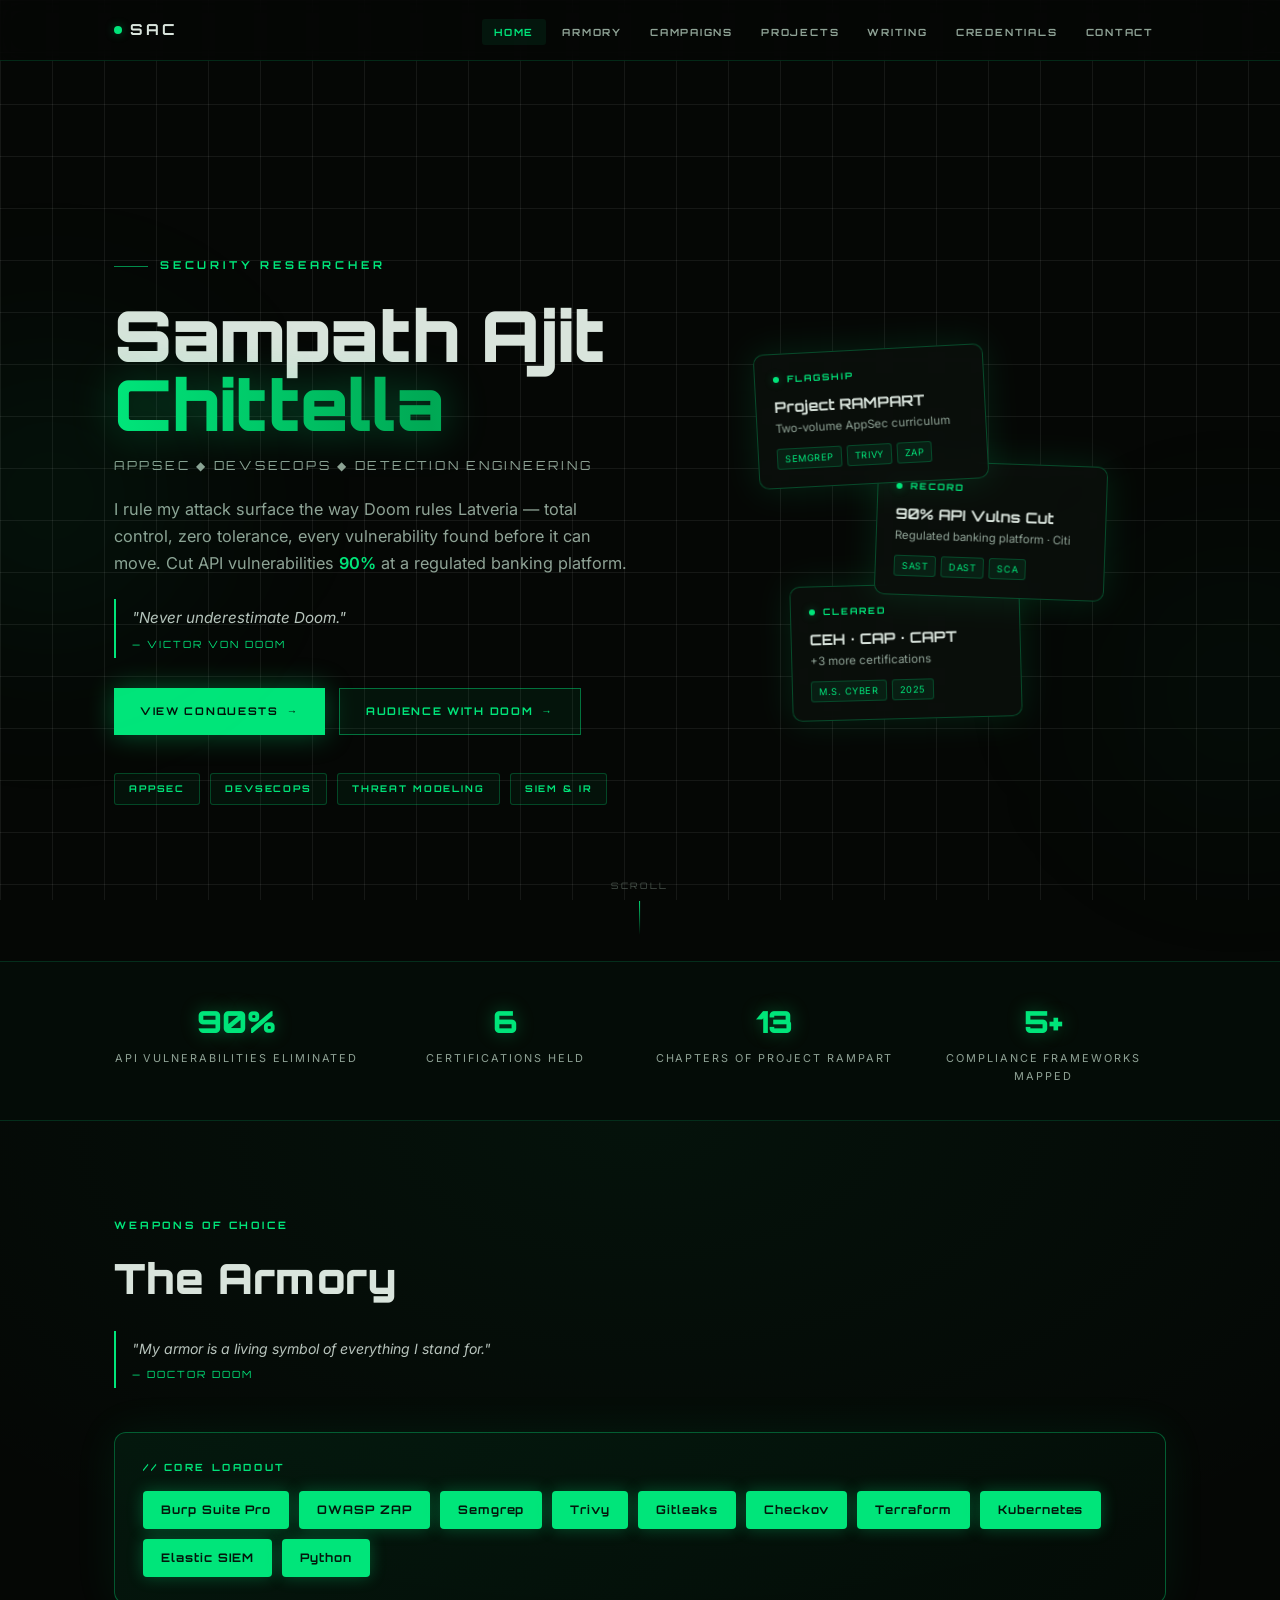
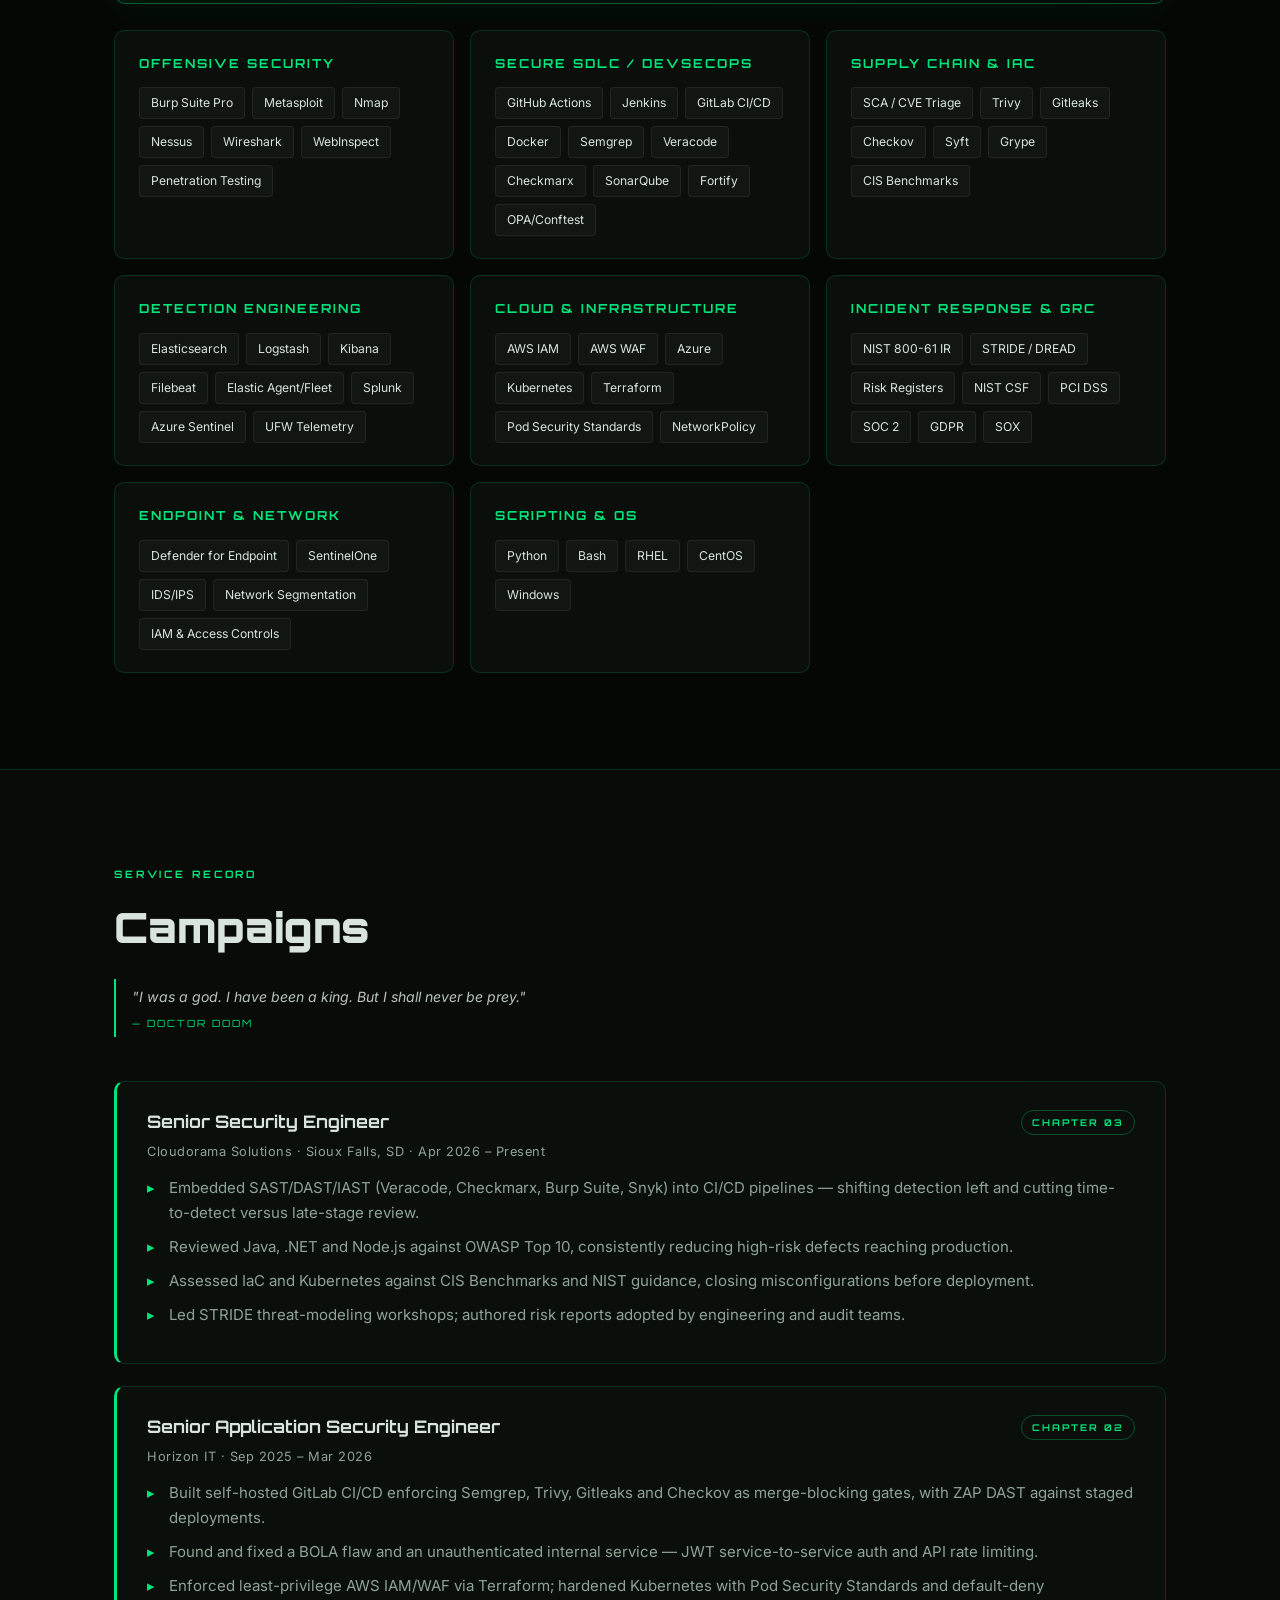
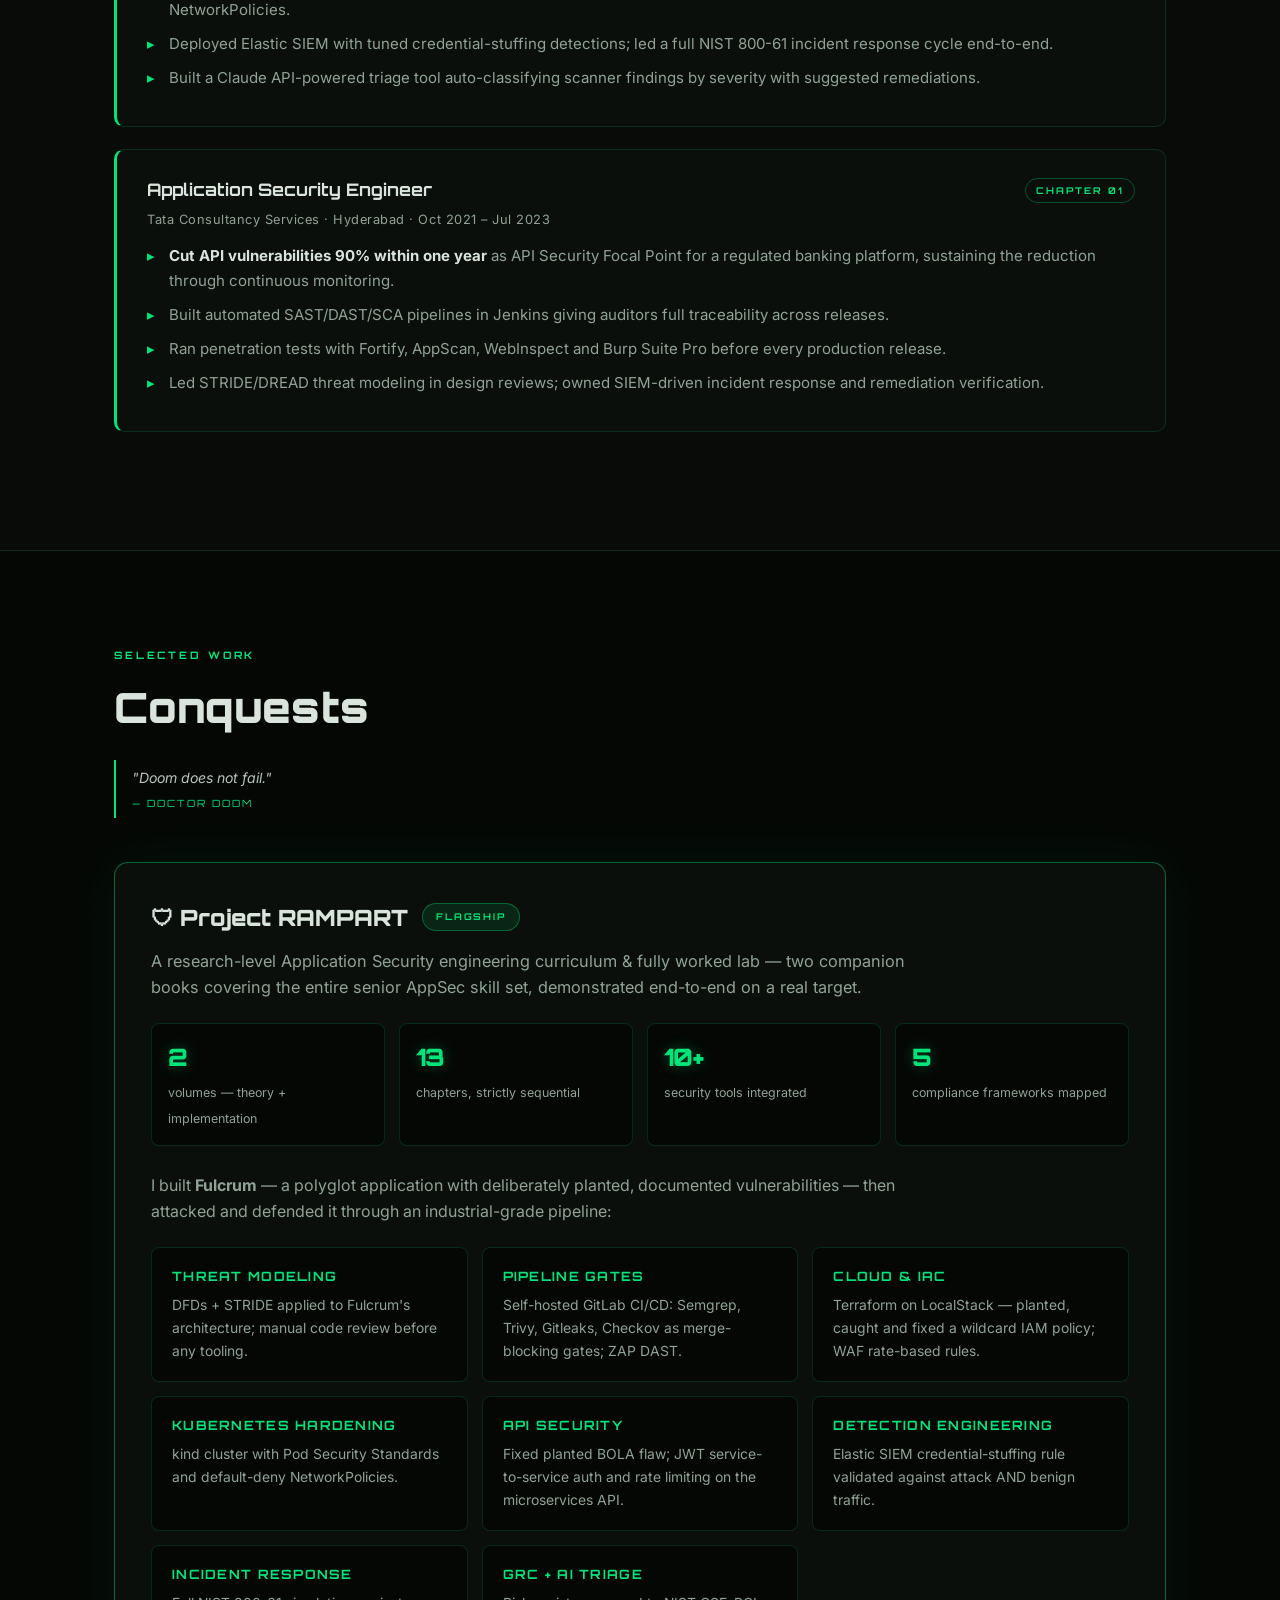
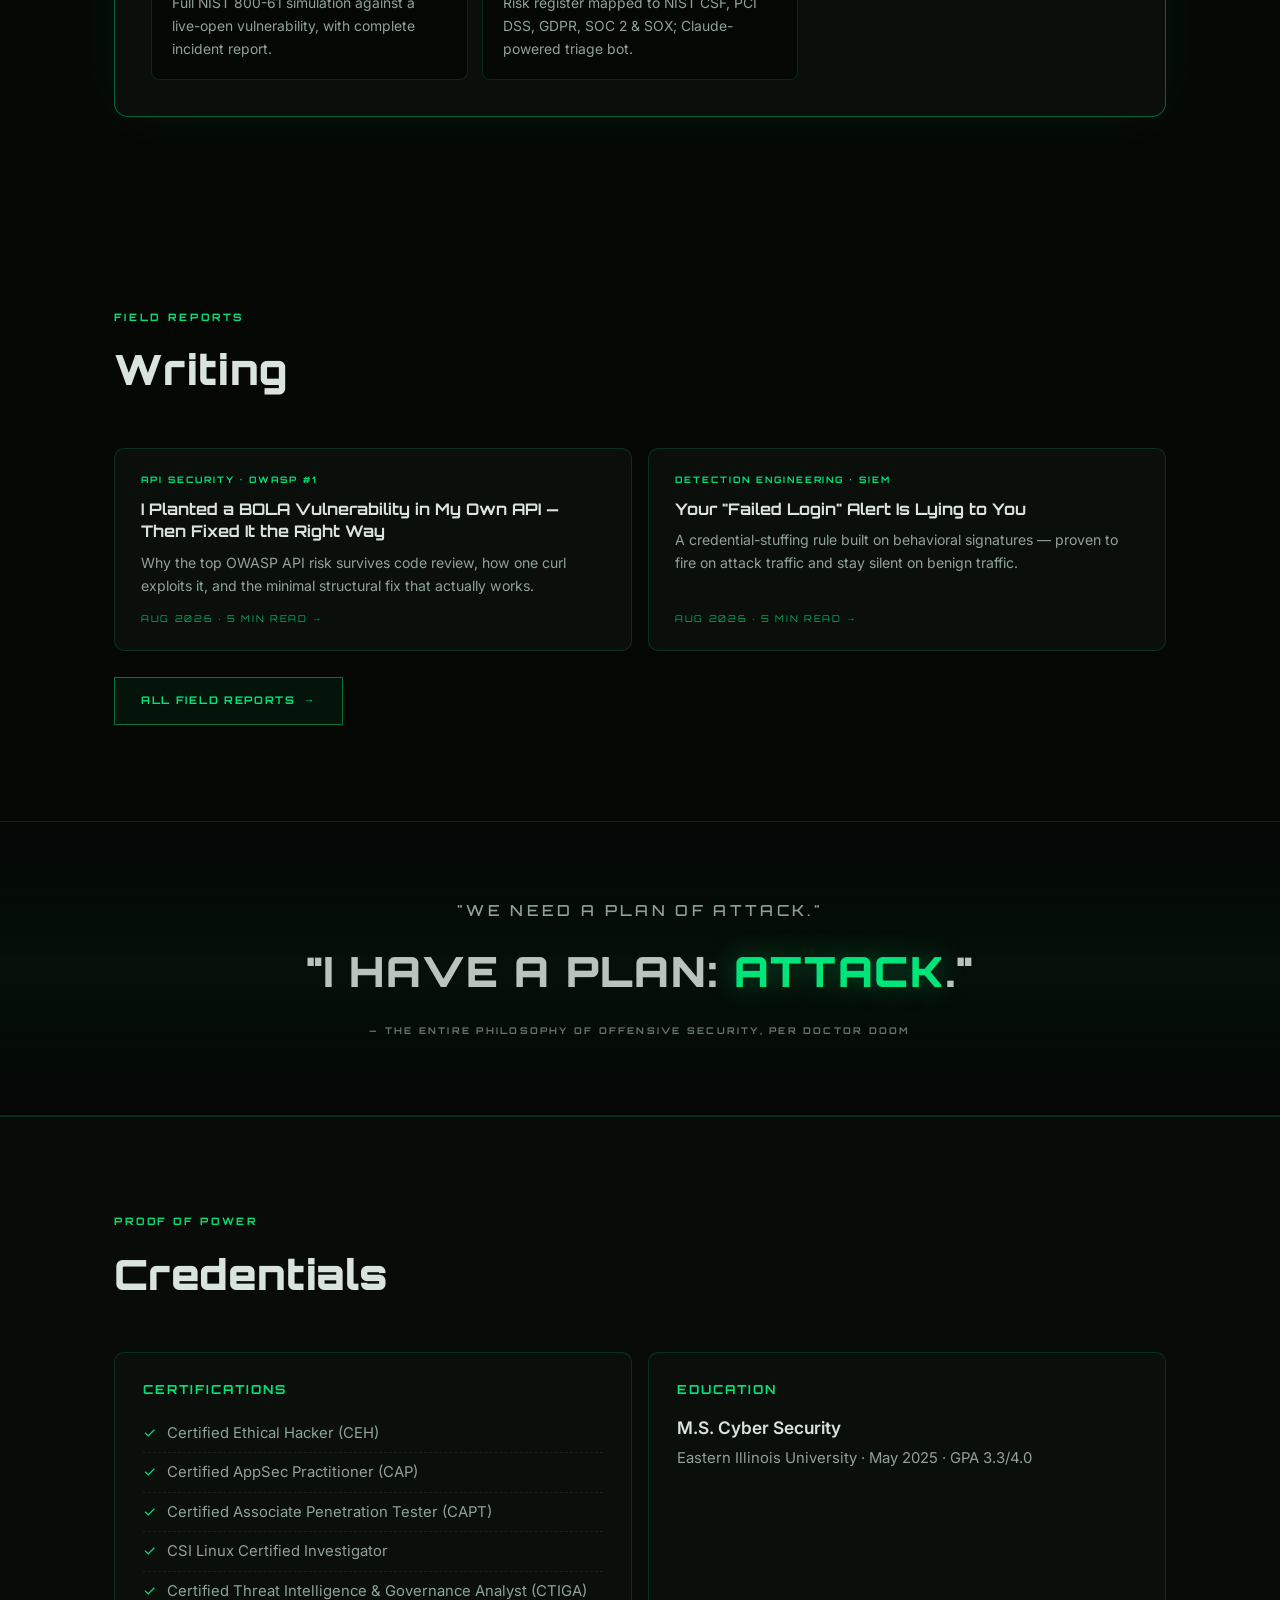
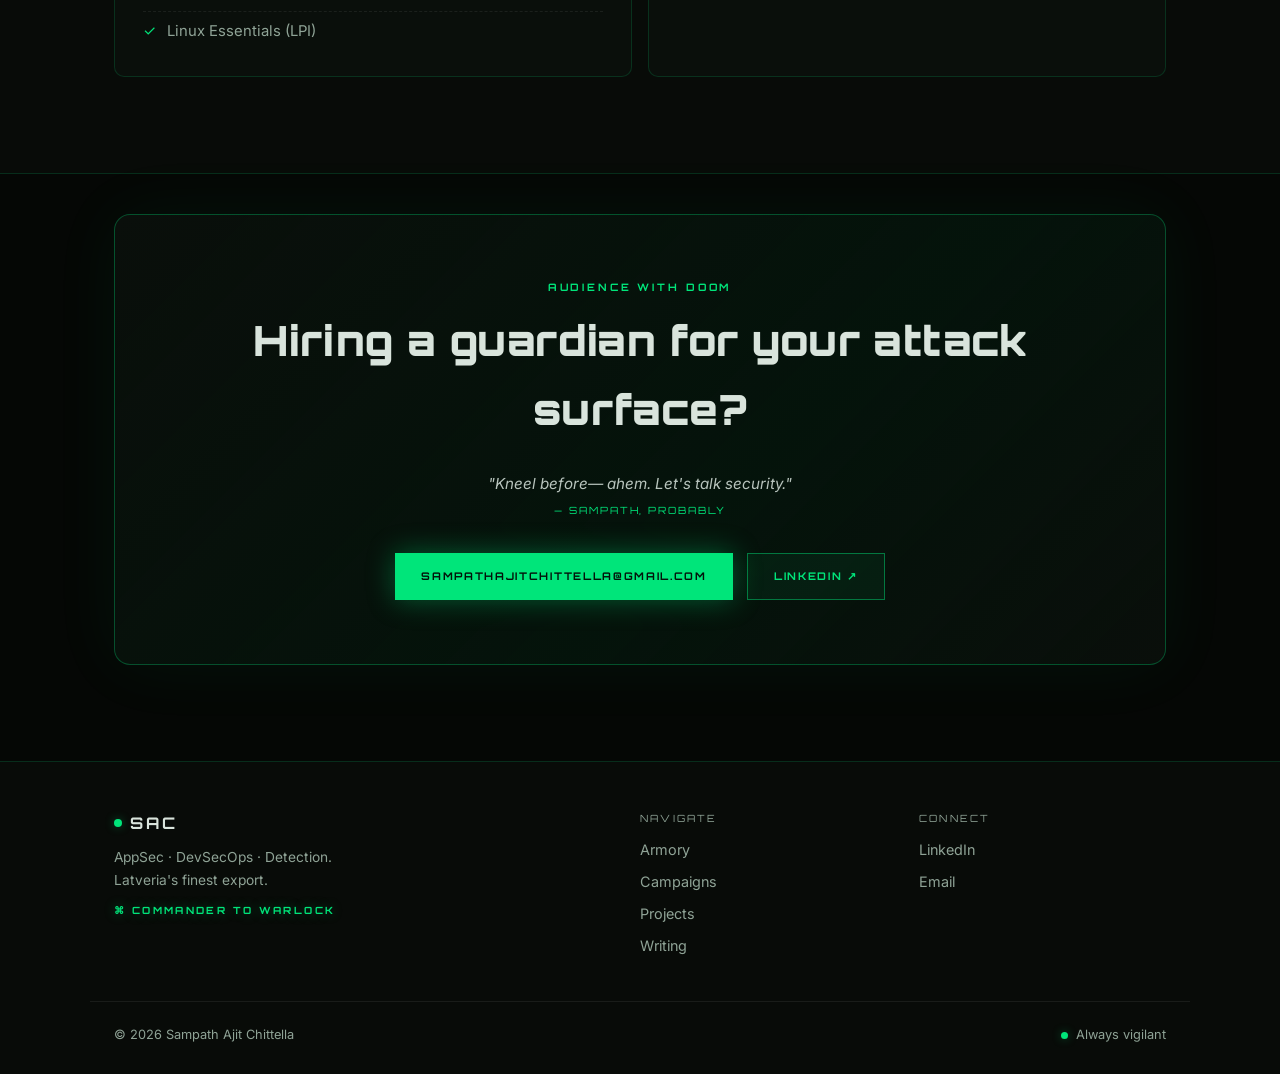
<file: index.html>
<!DOCTYPE html>
<html lang="en">
<head>
<meta charset="UTF-8">
<meta name="viewport" content="width=device-width, initial-scale=1.0">
<title>Sampath Ajit Chittella — Security Researcher | AppSec &amp; DevSecOps</title>
<meta name="description" content="Security researcher who cut API vulnerabilities 90% at a regulated banking platform. AppSec, DevSecOps automation, threat modeling, SIEM detection engineering.">
<meta property="og:title" content="Sampath Ajit Chittella — Security Researcher">
<meta property="og:description" content="Cut API vulnerabilities 90% at a regulated banking platform. AppSec · DevSecOps · Threat Modeling · Detection Engineering.">
<meta property="og:type" content="website">
<link rel="preconnect" href="https://fonts.googleapis.com">
<link rel="preconnect" href="https://fonts.gstatic.com" crossorigin>
<link href="https://fonts.googleapis.com/css2?family=Orbitron:wght@500;700;900&family=Inter:wght@400;500;600&display=swap" rel="stylesheet">
<link rel="stylesheet" href="style.css">
</head>
<body>

<!-- ===== NAV ===== -->
<header class="nav">
  <nav class="container nav-inner">
    <a class="brand" href="#top"><span class="dot"></span>SAC</a>
    <ul class="nav-links">
      <li><a href="#top" class="active">Home</a></li>
      <li><a href="#armory">Armory</a></li>
      <li><a href="#campaigns">Campaigns</a></li>
      <li><a href="#projects">Projects</a></li>
      <li><a href="blog/">Writing</a></li>
      <li><a href="#credentials">Credentials</a></li>
      <li><a href="#contact">Contact</a></li>
    </ul>
  </nav>
</header>

<main id="top">

<!-- ===== HERO ===== -->
<section class="hero">
  <div class="glow glow-left"></div>
  <div class="glow glow-right"></div>
  <div class="container hero-grid">
    <div class="hero-copy">
      <div class="kicker-row"><span class="dash"></span><span class="kicker">Security Researcher</span></div>
      <h1 class="hero-name">
        <span class="name-white">Sampath Ajit</span>
        <span class="name-green">Chittella</span>
      </h1>
      <p class="hero-sub">AppSec ◆ DevSecOps ◆ Detection Engineering</p>
      <p class="hero-tagline">I rule my attack surface the way Doom rules Latveria —
      total control, zero tolerance, every vulnerability found before it can move.
      Cut API vulnerabilities <span class="green">90%</span> at a regulated banking platform.</p>
      <blockquote class="doom-quote">"Never underestimate Doom."<cite>— Victor Von Doom</cite></blockquote>
      <div class="cta-row">
        <a class="btn btn-solid" href="#projects">View Conquests <span class="arr">→</span></a>
        <a class="btn btn-line" href="#contact">Audience With Doom <span class="arr">→</span></a>
      </div>
      <div class="hero-chips">
        <span class="chip">AppSec</span>
        <span class="chip">DevSecOps</span>
        <span class="chip">Threat Modeling</span>
        <span class="chip">SIEM &amp; IR</span>
      </div>
    </div>
    <div class="hero-cards">
      <div class="float-card fc1">
        <div class="fc-head"><span class="fc-dot"></span><span class="fc-label">Flagship</span></div>
        <p class="fc-title">Project RAMPART</p>
        <p class="fc-sub">Two-volume AppSec curriculum</p>
        <div class="fc-tags"><span>Semgrep</span><span>Trivy</span><span>ZAP</span></div>
      </div>
      <div class="float-card fc2">
        <div class="fc-head"><span class="fc-dot"></span><span class="fc-label">Record</span></div>
        <p class="fc-title">90% API Vulns Cut</p>
        <p class="fc-sub">Regulated banking platform · Citi</p>
        <div class="fc-tags"><span>SAST</span><span>DAST</span><span>SCA</span></div>
      </div>
      <div class="float-card fc3">
        <div class="fc-head"><span class="fc-dot"></span><span class="fc-label">Cleared</span></div>
        <p class="fc-title">CEH · CAP · CAPT</p>
        <p class="fc-sub">+3 more certifications</p>
        <div class="fc-tags"><span>M.S. Cyber</span><span>2025</span></div>
      </div>
    </div>
  </div>
  <div class="scroll-hint"><span>Scroll</span><i></i></div>
</section>

<!-- ===== STATS BAND ===== -->
<section class="stats-band">
  <div class="container stats-grid">
    <div class="stat-cell"><p class="stat-num">90%</p><p class="stat-label">API Vulnerabilities Eliminated</p></div>
    <div class="stat-cell"><p class="stat-num">6</p><p class="stat-label">Certifications Held</p></div>
    <div class="stat-cell"><p class="stat-num">13</p><p class="stat-label">Chapters of Project RAMPART</p></div>
    <div class="stat-cell"><p class="stat-num">5+</p><p class="stat-label">Compliance Frameworks Mapped</p></div>
  </div>
</section>

<!-- ===== ARMORY (SKILLS) ===== -->
<section id="armory" class="section armory">
  <div class="container">
    <div class="sec-head">
      <p class="sec-kicker">Weapons of Choice</p>
      <h2>The Armory</h2>
      <blockquote class="doom-quote sm">"My armor is a living symbol of everything I stand for."<cite>— Doctor Doom</cite></blockquote>
    </div>

    <div class="core-stack">
      <p class="core-label">// Core Loadout</p>
      <div class="core-chips">
        <span class="core-chip">Burp Suite Pro</span>
        <span class="core-chip">OWASP ZAP</span>
        <span class="core-chip">Semgrep</span>
        <span class="core-chip">Trivy</span>
        <span class="core-chip">Gitleaks</span>
        <span class="core-chip">Checkov</span>
        <span class="core-chip">Terraform</span>
        <span class="core-chip">Kubernetes</span>
        <span class="core-chip">Elastic SIEM</span>
        <span class="core-chip">Python</span>
      </div>
    </div>

    <div class="armory-grid">
      <div class="arm-panel">
        <h4>Offensive Security</h4>
        <div class="tags">
          <span>Burp Suite Pro</span><span>Metasploit</span><span>Nmap</span><span>Nessus</span>
          <span>Wireshark</span><span>WebInspect</span><span>Penetration Testing</span>
        </div>
      </div>
      <div class="arm-panel">
        <h4>Secure SDLC / DevSecOps</h4>
        <div class="tags">
          <span>GitHub Actions</span><span>Jenkins</span><span>GitLab CI/CD</span><span>Docker</span>
          <span>Semgrep</span><span>Veracode</span><span>Checkmarx</span><span>SonarQube</span>
          <span>Fortify</span><span>OPA/Conftest</span>
        </div>
      </div>
      <div class="arm-panel">
        <h4>Supply Chain &amp; IaC</h4>
        <div class="tags">
          <span>SCA / CVE Triage</span><span>Trivy</span><span>Gitleaks</span><span>Checkov</span>
          <span>Syft</span><span>Grype</span><span>CIS Benchmarks</span>
        </div>
      </div>
      <div class="arm-panel">
        <h4>Detection Engineering</h4>
        <div class="tags">
          <span>Elasticsearch</span><span>Logstash</span><span>Kibana</span><span>Filebeat</span>
          <span>Elastic Agent/Fleet</span><span>Splunk</span><span>Azure Sentinel</span><span>UFW Telemetry</span>
        </div>
      </div>
      <div class="arm-panel">
        <h4>Cloud &amp; Infrastructure</h4>
        <div class="tags">
          <span>AWS IAM</span><span>AWS WAF</span><span>Azure</span><span>Kubernetes</span>
          <span>Terraform</span><span>Pod Security Standards</span><span>NetworkPolicy</span>
        </div>
      </div>
      <div class="arm-panel">
        <h4>Incident Response &amp; GRC</h4>
        <div class="tags">
          <span>NIST 800-61 IR</span><span>STRIDE / DREAD</span><span>Risk Registers</span>
          <span>NIST CSF</span><span>PCI DSS</span><span>SOC 2</span><span>GDPR</span><span>SOX</span>
        </div>
      </div>
      <div class="arm-panel">
        <h4>Endpoint &amp; Network</h4>
        <div class="tags">
          <span>Defender for Endpoint</span><span>SentinelOne</span><span>IDS/IPS</span>
          <span>Network Segmentation</span><span>IAM &amp; Access Controls</span>
        </div>
      </div>
      <div class="arm-panel">
        <h4>Scripting &amp; OS</h4>
        <div class="tags">
          <span>Python</span><span>Bash</span><span>RHEL</span><span>CentOS</span><span>Windows</span>
        </div>
      </div>
    </div>
  </div>
</section>

<!-- ===== CAMPAIGNS (EXPERIENCE) ===== -->
<section id="campaigns" class="section section-alt">
  <div class="container">
    <div class="sec-head">
      <p class="sec-kicker">Service Record</p>
      <h2>Campaigns</h2>
      <blockquote class="doom-quote sm">"I was a god. I have been a king. But I shall never be prey."<cite>— Doctor Doom</cite></blockquote>
    </div>

    <article class="job">
      <div class="job-head">
        <h3>Senior Security Engineer</h3>
        <span class="job-meta">Cloudorama Solutions · Sioux Falls, SD · Apr 2026 – Present</span>
        <span class="chapter">Chapter 03</span>
      </div>
      <ul>
        <li>Embedded SAST/DAST/IAST (Veracode, Checkmarx, Burp Suite, Snyk) into CI/CD pipelines — shifting detection left and cutting time-to-detect versus late-stage review.</li>
        <li>Reviewed Java, .NET and Node.js against OWASP Top 10, consistently reducing high-risk defects reaching production.</li>
        <li>Assessed IaC and Kubernetes against CIS Benchmarks and NIST guidance, closing misconfigurations before deployment.</li>
        <li>Led STRIDE threat-modeling workshops; authored risk reports adopted by engineering and audit teams.</li>
      </ul>
    </article>

    <article class="job">
      <div class="job-head">
        <h3>Senior Application Security Engineer</h3>
        <span class="job-meta">Horizon IT · Sep 2025 – Mar 2026</span>
        <span class="chapter">Chapter 02</span>
      </div>
      <ul>
        <li>Built self-hosted GitLab CI/CD enforcing Semgrep, Trivy, Gitleaks and Checkov as merge-blocking gates, with ZAP DAST against staged deployments.</li>
        <li>Found and fixed a BOLA flaw and an unauthenticated internal service — JWT service-to-service auth and API rate limiting.</li>
        <li>Enforced least-privilege AWS IAM/WAF via Terraform; hardened Kubernetes with Pod Security Standards and default-deny NetworkPolicies.</li>
        <li>Deployed Elastic SIEM with tuned credential-stuffing detections; led a full NIST 800-61 incident response cycle end-to-end.</li>
        <li>Built a Claude API-powered triage tool auto-classifying scanner findings by severity with suggested remediations.</li>
      </ul>
    </article>

    <article class="job">
      <div class="job-head">
        <h3>Application Security Engineer</h3>
        <span class="job-meta">Tata Consultancy Services · Hyderabad · Oct 2021 – Jul 2023</span>
        <span class="chapter">Chapter 01</span>
      </div>
      <ul>
        <li><strong>Cut API vulnerabilities 90% within one year</strong> as API Security Focal Point for a regulated banking platform, sustaining the reduction through continuous monitoring.</li>
        <li>Built automated SAST/DAST/SCA pipelines in Jenkins giving auditors full traceability across releases.</li>
        <li>Ran penetration tests with Fortify, AppScan, WebInspect and Burp Suite Pro before every production release.</li>
        <li>Led STRIDE/DREAD threat modeling in design reviews; owned SIEM-driven incident response and remediation verification.</li>
      </ul>
    </article>
  </div>
</section>

<!-- ===== PROJECTS ===== -->
<section id="projects" class="section">
  <div class="container">
    <div class="sec-head">
      <p class="sec-kicker">Selected Work</p>
      <h2>Conquests</h2>
      <blockquote class="doom-quote sm">"Doom does not fail."<cite>— Doctor Doom</cite></blockquote>
    </div>

    <article class="project-card featured">
      <div class="project-head">
        <h3>🛡 Project RAMPART</h3>
        <span class="pill">Flagship</span>
      </div>
      <p class="project-sub">A research-level Application Security engineering curriculum &amp; fully worked lab —
      two companion books covering the entire senior AppSec skill set, demonstrated end-to-end on a real target.</p>
      <div class="project-stats">
        <div><strong>2</strong><span>volumes — theory + implementation</span></div>
        <div><strong>13</strong><span>chapters, strictly sequential</span></div>
        <div><strong>10+</strong><span>security tools integrated</span></div>
        <div><strong>5</strong><span>compliance frameworks mapped</span></div>
      </div>
      <p>I built <strong>Fulcrum</strong> — a polyglot application with deliberately planted, documented vulnerabilities —
      then attacked and defended it through an industrial-grade pipeline:</p>
      <div class="rampart-grid">
        <div class="rampart-item"><h4>Threat Modeling</h4><p>DFDs + STRIDE applied to Fulcrum's architecture; manual code review before any tooling.</p></div>
        <div class="rampart-item"><h4>Pipeline Gates</h4><p>Self-hosted GitLab CI/CD: Semgrep, Trivy, Gitleaks, Checkov as merge-blocking gates; ZAP DAST.</p></div>
        <div class="rampart-item"><h4>Cloud &amp; IaC</h4><p>Terraform on LocalStack — planted, caught and fixed a wildcard IAM policy; WAF rate-based rules.</p></div>
        <div class="rampart-item"><h4>Kubernetes Hardening</h4><p>kind cluster with Pod Security Standards and default-deny NetworkPolicies.</p></div>
        <div class="rampart-item"><h4>API Security</h4><p>Fixed planted BOLA flaw; JWT service-to-service auth and rate limiting on the microservices API.</p></div>
        <div class="rampart-item"><h4>Detection Engineering</h4><p>Elastic SIEM credential-stuffing rule validated against attack AND benign traffic.</p></div>
        <div class="rampart-item"><h4>Incident Response</h4><p>Full NIST 800-61 simulation against a live-open vulnerability, with complete incident report.</p></div>
        <div class="rampart-item"><h4>GRC + AI Triage</h4><p>Risk register mapped to NIST CSF, PCI DSS, GDPR, SOC 2 &amp; SOX; Claude-powered triage bot.</p></div>
      </div>
    </article>
  </div>
</section>

<!-- ===== WRITING ===== -->
<section id="writing" class="section">
  <div class="container">
    <div class="sec-head">
      <p class="sec-kicker">Field Reports</p>
      <h2>Writing</h2>
    </div>
    <div class="writing-grid">
      <a class="blog-card" href="blog/bola-own-api.html">
        <span class="fc-label">API Security · OWASP #1</span>
        <h3>I Planted a BOLA Vulnerability in My Own API — Then Fixed It the Right Way</h3>
        <p>Why the top OWASP API risk survives code review, how one curl exploits it, and the minimal structural fix that actually works.</p>
        <span class="blog-meta">Aug 2026 · 5 min read →</span>
      </a>
      <a class="blog-card" href="blog/credential-stuffing-detection.html">
        <span class="fc-label">Detection Engineering · SIEM</span>
        <h3>Your "Failed Login" Alert Is Lying to You</h3>
        <p>A credential-stuffing rule built on behavioral signatures — proven to fire on attack traffic and stay silent on benign traffic.</p>
        <span class="blog-meta">Aug 2026 · 5 min read →</span>
      </a>
    </div>
    <a class="btn btn-line" href="blog/">All Field Reports <span class="arr">→</span></a>
  </div>
</section>

<!-- ===== ATTACK STRIP ===== -->
<section class="attack-strip">
  <div class="container">
    <p class="line-q">"WE NEED A PLAN OF ATTACK."</p>
    <p class="line-a">"I HAVE A PLAN: <span>ATTACK</span>."</p>
    <p class="line-cite">— the entire philosophy of offensive security, per Doctor Doom</p>
  </div>
</section>

<!-- ===== CREDENTIALS ===== -->
<section id="credentials" class="section section-alt">
  <div class="container">
    <div class="sec-head">
      <p class="sec-kicker">Proof of Power</p>
      <h2>Credentials</h2>
    </div>
    <div class="cred-grid">
      <div class="cred-block">
        <h4>Certifications</h4>
        <ul class="cert-list">
          <li>Certified Ethical Hacker (CEH)</li>
          <li>Certified AppSec Practitioner (CAP)</li>
          <li>Certified Associate Penetration Tester (CAPT)</li>
          <li>CSI Linux Certified Investigator</li>
          <li>Certified Threat Intelligence &amp; Governance Analyst (CTIGA)</li>
          <li>Linux Essentials (LPI)</li>
        </ul>
      </div>
      <div class="cred-block">
        <h4>Education</h4>
        <p class="degree">M.S. Cyber Security</p>
        <p class="school">Eastern Illinois University · May 2025 · GPA 3.3/4.0</p>
      </div>
    </div>
  </div>
</section>

<!-- ===== CONTACT ===== -->
<section id="contact" class="section contact">
  <div class="container">
    <div class="contact-panel">
      <p class="sec-kicker center">Audience With Doom</p>
      <h2>Hiring a guardian for your attack surface?</h2>
      <blockquote class="doom-quote center">"Kneel before— ahem. Let's talk security."<cite>— Sampath, probably</cite></blockquote>
      <div class="cta-row center">
        <a class="btn btn-solid" href="mailto:sampathajitchittella@gmail.com">sampathajitchittella@gmail.com</a>
        <a class="btn btn-line" href="https://linkedin.com/in/sampath-ajit-chittella" target="_blank" rel="noopener">LinkedIn ↗</a>
      </div>
    </div>
  </div>
</section>

</main>

<footer>
  <div class="container foot-grid">
    <div>
      <p class="foot-brand"><span class="dot"></span>SAC</p>
      <p class="foot-tag">AppSec · DevSecOps · Detection. Latveria's finest export.</p>
      <p class="foot-rank">⌘ Commander to Warlock</p>
    </div>
    <div>
      <p class="foot-col">Navigate</p>
      <a href="#armory">Armory</a>
      <a href="#campaigns">Campaigns</a>
      <a href="#projects">Projects</a>
      <a href="blog/">Writing</a>
    </div>
    <div>
      <p class="foot-col">Connect</p>
      <a href="https://linkedin.com/in/sampath-ajit-chittella" target="_blank" rel="noopener">LinkedIn</a>
      <a href="mailto:sampathajitchittella@gmail.com">Email</a>
    </div>
  </div>
  <div class="container foot-base">
    <p>© 2026 Sampath Ajit Chittella</p>
    <p class="foot-status"><span class="pulse-dot"></span>Always vigilant</p>
  </div>
</footer>

</body>
</html>
</file>
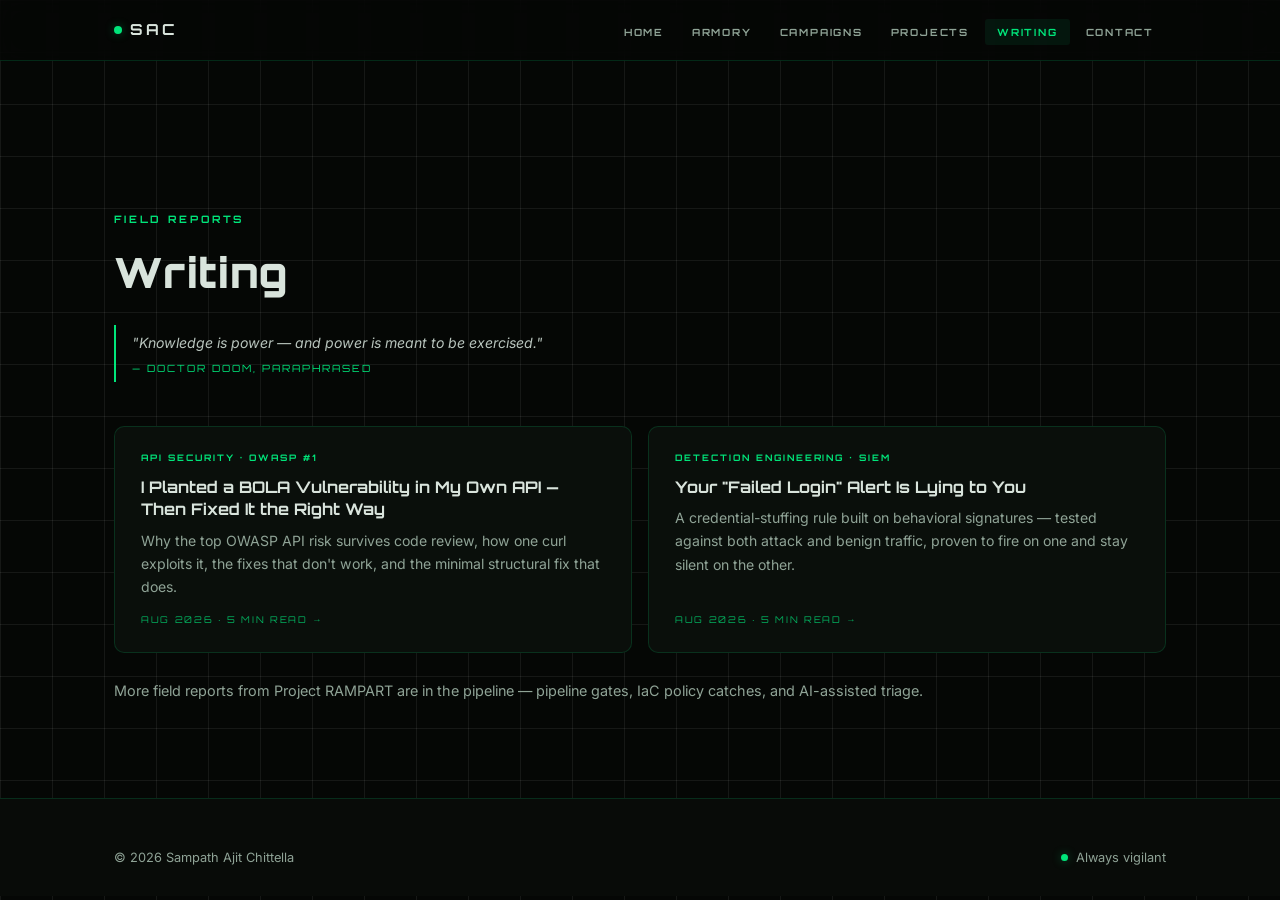
<file: blog/index.html>
<!DOCTYPE html>
<html lang="en">
<head>
<meta charset="UTF-8">
<meta name="viewport" content="width=device-width, initial-scale=1.0">
<title>Writing — Sampath Ajit Chittella | Security Researcher</title>
<meta name="description" content="AppSec writeups: BOLA exploitation and defense, detection engineering, DevSecOps pipelines.">
<link rel="preconnect" href="https://fonts.googleapis.com">
<link rel="preconnect" href="https://fonts.gstatic.com" crossorigin>
<link href="https://fonts.googleapis.com/css2?family=Orbitron:wght@500;700;900&family=Inter:wght@400;500;600&display=swap" rel="stylesheet">
<link rel="stylesheet" href="../style.css">
</head>
<body>

<header class="nav">
  <nav class="container nav-inner">
    <a class="brand" href="../#top"><span class="dot"></span>SAC</a>
    <ul class="nav-links">
      <li><a href="../#top">Home</a></li>
      <li><a href="../#armory">Armory</a></li>
      <li><a href="../#campaigns">Campaigns</a></li>
      <li><a href="../#projects">Projects</a></li>
      <li><a href="./" class="active">Writing</a></li>
      <li><a href="../#contact">Contact</a></li>
    </ul>
  </nav>
</header>

<main>
<section class="section" style="padding-top:150px;">
  <div class="container">
    <div class="sec-head">
      <p class="sec-kicker">Field Reports</p>
      <h2>Writing</h2>
      <blockquote class="doom-quote sm">"Knowledge is power — and power is meant to be exercised."<cite>— Doctor Doom, paraphrased</cite></blockquote>
    </div>

    <div class="writing-grid">
      <a class="blog-card" href="./bola-own-api.html">
        <span class="fc-label">API Security · OWASP #1</span>
        <h3>I Planted a BOLA Vulnerability in My Own API — Then Fixed It the Right Way</h3>
        <p>Why the top OWASP API risk survives code review, how one curl exploits it, the fixes that don't work, and the minimal structural fix that does.</p>
        <span class="blog-meta">Aug 2026 · 5 min read →</span>
      </a>
      <a class="blog-card" href="./credential-stuffing-detection.html">
        <span class="fc-label">Detection Engineering · SIEM</span>
        <h3>Your "Failed Login" Alert Is Lying to You</h3>
        <p>A credential-stuffing rule built on behavioral signatures — tested against both attack and benign traffic, proven to fire on one and stay silent on the other.</p>
        <span class="blog-meta">Aug 2026 · 5 min read →</span>
      </a>
    </div>

    <p style="color:var(--muted);font-size:.9rem;">More field reports from Project RAMPART are in the pipeline — pipeline gates, IaC policy catches, and AI-assisted triage.</p>
  </div>
</section>
</main>

<footer>
  <div class="container foot-base" style="border-top:none;padding-top:0;">
    <p>© 2026 Sampath Ajit Chittella</p>
    <p class="foot-status"><span class="pulse-dot"></span>Always vigilant</p>
  </div>
</footer>

</body>
</html>
</file>
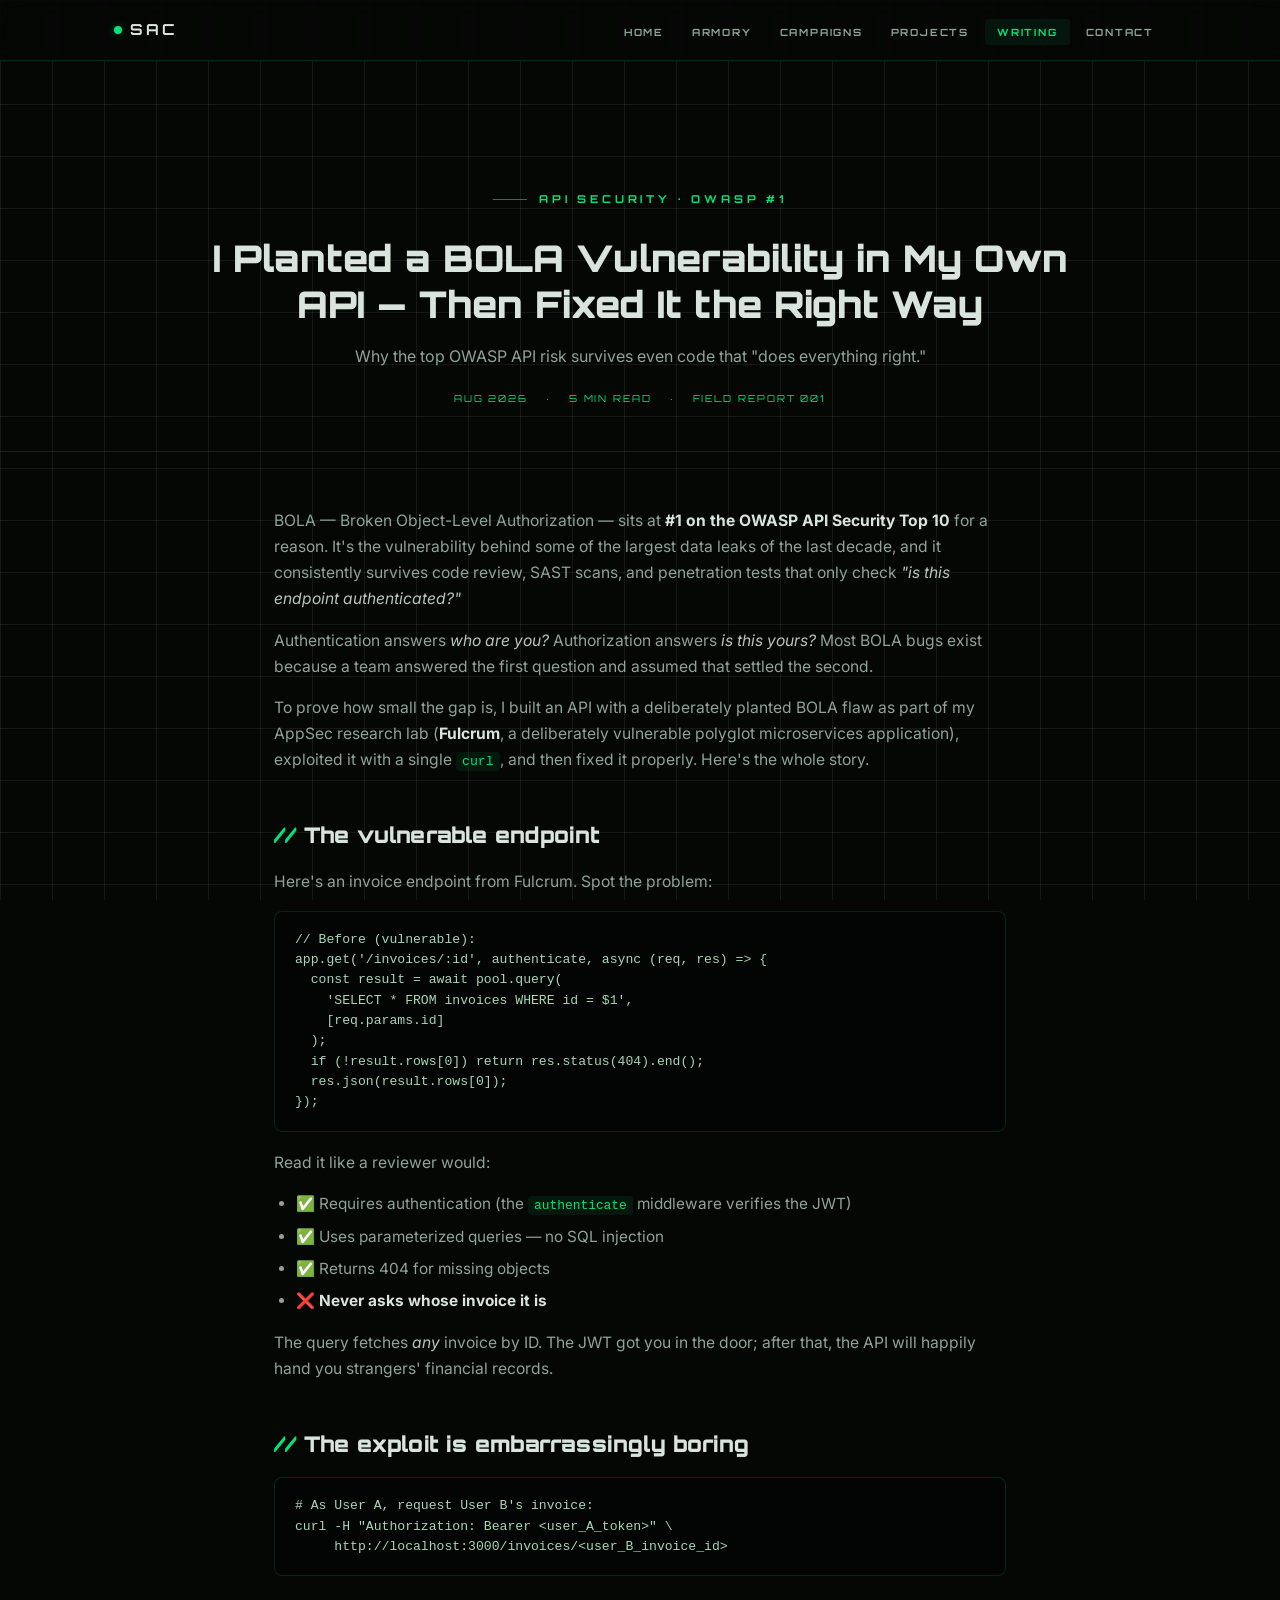
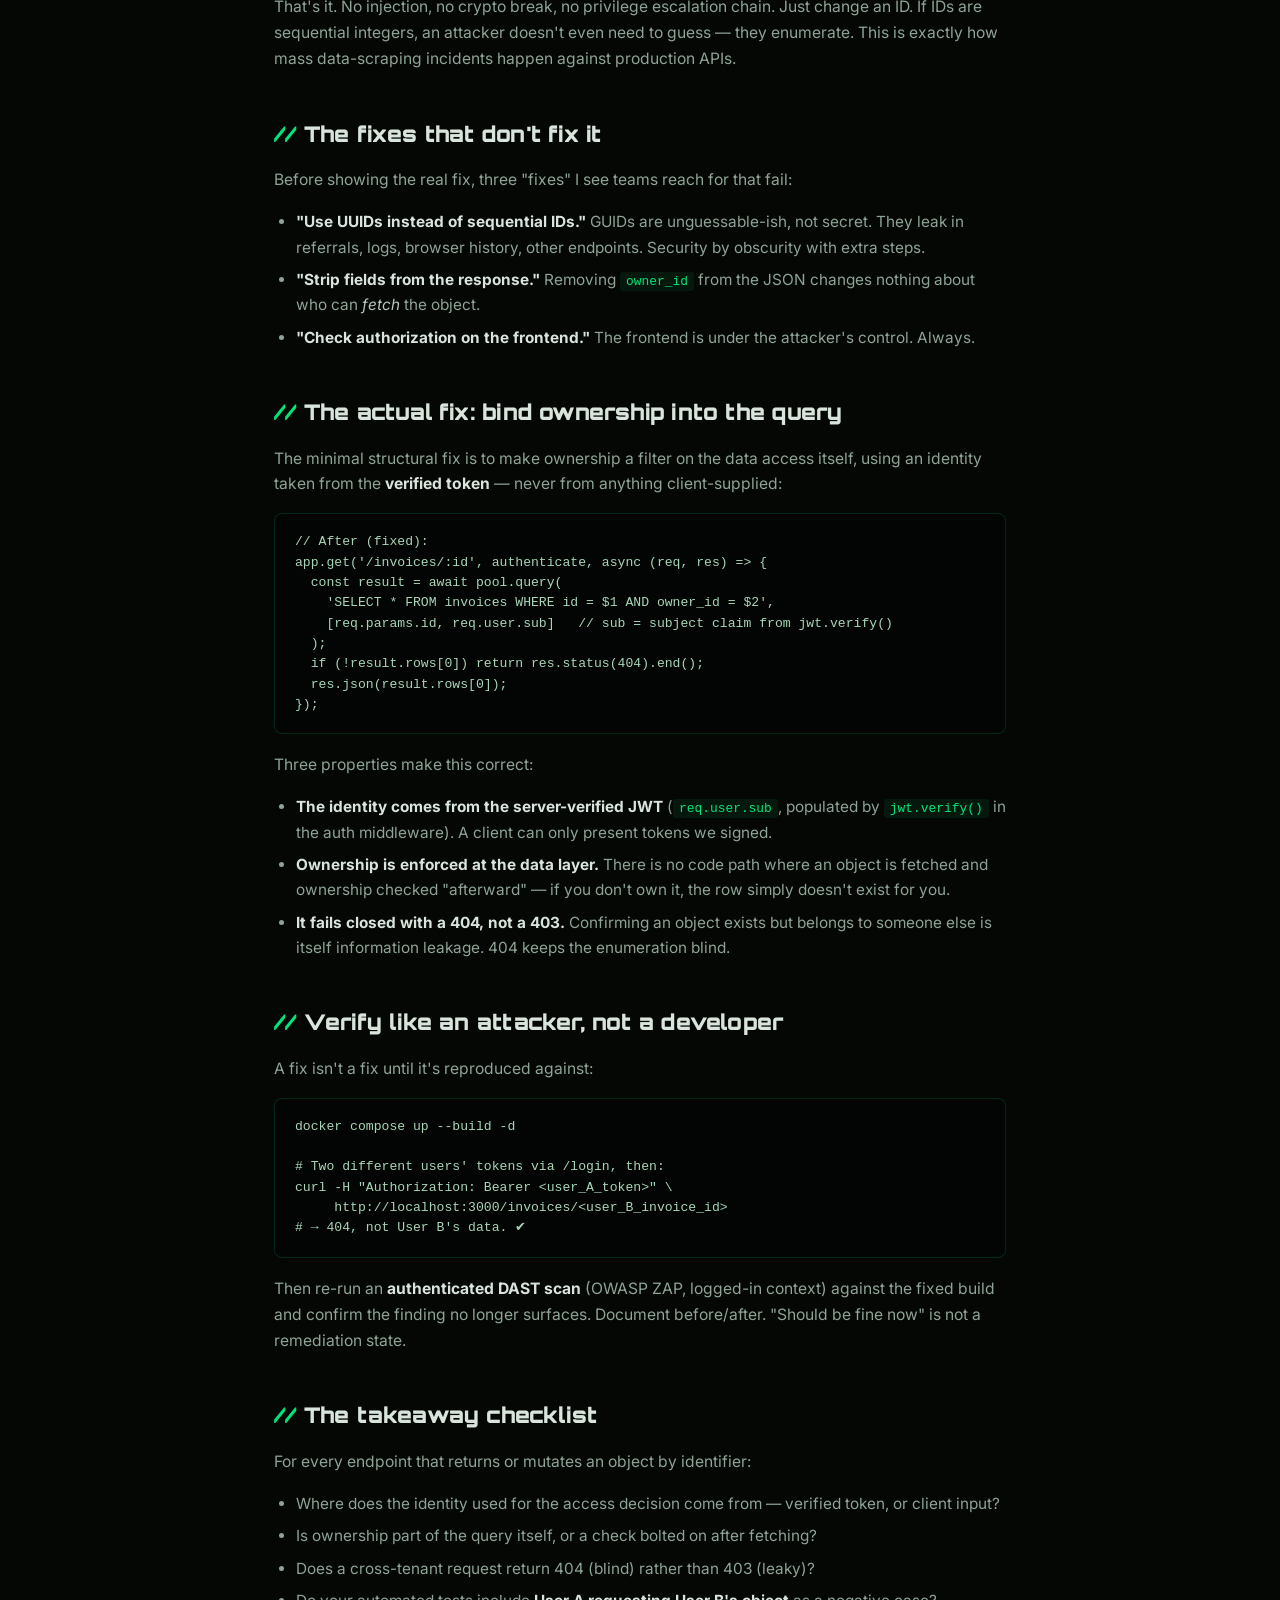
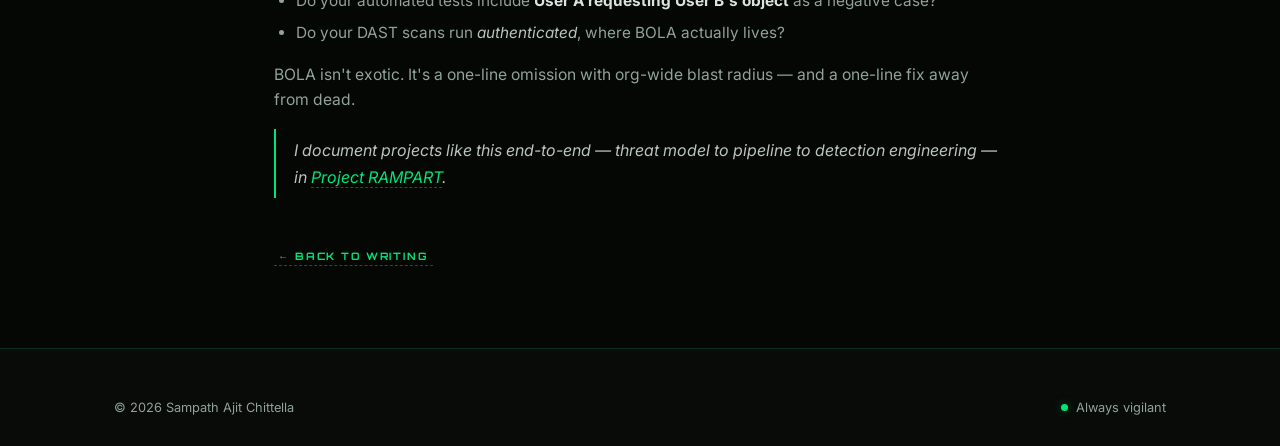
<file: blog/bola-own-api.html>
<!DOCTYPE html>
<html lang="en">
<head>
<meta charset="UTF-8">
<meta name="viewport" content="width=device-width, initial-scale=1.0">
<title>I Planted a BOLA Vulnerability in My Own API — Then Fixed It the Right Way | Sampath Ajit Chittella</title>
<meta name="description" content="Why the #1 OWASP API risk survives code review, how one curl exploits it, and the minimal structural fix that actually works.">
<link rel="preconnect" href="https://fonts.googleapis.com">
<link rel="preconnect" href="https://fonts.gstatic.com" crossorigin>
<link href="https://fonts.googleapis.com/css2?family=Orbitron:wght@500;700;900&family=Inter:wght@400;500;600&display=swap" rel="stylesheet">
<link rel="stylesheet" href="../style.css">
</head>
<body>

<header class="nav">
  <nav class="container nav-inner">
    <a class="brand" href="../#top"><span class="dot"></span>SAC</a>
    <ul class="nav-links">
      <li><a href="../#top">Home</a></li>
      <li><a href="../#armory">Armory</a></li>
      <li><a href="../#campaigns">Campaigns</a></li>
      <li><a href="../#projects">Projects</a></li>
      <li><a href="./" class="active">Writing</a></li>
      <li><a href="../#contact">Contact</a></li>
    </ul>
  </nav>
</header>

<main>
<section class="post-hero">
  <div class="container">
    <div class="kicker-row"><span class="dash"></span><span class="kicker">API Security · OWASP #1</span></div>
    <h1>I Planted a BOLA Vulnerability in My Own API — Then Fixed It the Right Way</h1>
    <p class="post-sub">Why the top OWASP API risk survives even code that "does everything right."</p>
    <div class="post-meta"><span>Aug 2026</span><span>·</span><span>5 min read</span><span>·</span><span>Field Report 001</span></div>
  </div>
</section>

<article class="prose">
  <p>BOLA — Broken Object-Level Authorization — sits at <strong>#1 on the OWASP API Security Top 10</strong> for a reason. It's the vulnerability behind some of the largest data leaks of the last decade, and it consistently survives code review, SAST scans, and penetration tests that only check <em>"is this endpoint authenticated?"</em></p>

  <p>Authentication answers <em>who are you?</em> Authorization answers <em>is this yours?</em> Most BOLA bugs exist because a team answered the first question and assumed that settled the second.</p>

  <p>To prove how small the gap is, I built an API with a deliberately planted BOLA flaw as part of my AppSec research lab (<strong>Fulcrum</strong>, a deliberately vulnerable polyglot microservices application), exploited it with a single <code>curl</code>, and then fixed it properly. Here's the whole story.</p>

  <h2>The vulnerable endpoint</h2>
  <p>Here's an invoice endpoint from Fulcrum. Spot the problem:</p>

<pre><code>// Before (vulnerable):
app.get('/invoices/:id', authenticate, async (req, res) => {
  const result = await pool.query(
    'SELECT * FROM invoices WHERE id = $1',
    [req.params.id]
  );
  if (!result.rows[0]) return res.status(404).end();
  res.json(result.rows[0]);
});</code></pre>

  <p>Read it like a reviewer would:</p>
  <ul>
    <li>✅ Requires authentication (the <code>authenticate</code> middleware verifies the JWT)</li>
    <li>✅ Uses parameterized queries — no SQL injection</li>
    <li>✅ Returns 404 for missing objects</li>
    <li>❌ <strong>Never asks whose invoice it is</strong></li>
  </ul>

  <p>The query fetches <em>any</em> invoice by ID. The JWT got you in the door; after that, the API will happily hand you strangers' financial records.</p>

  <h2>The exploit is embarrassingly boring</h2>

<pre><code># As User A, request User B's invoice:
curl -H "Authorization: Bearer &lt;user_A_token&gt;" \
     http://localhost:3000/invoices/&lt;user_B_invoice_id&gt;</code></pre>

  <p>That's it. No injection, no crypto break, no privilege escalation chain. Just change an ID. If IDs are sequential integers, an attacker doesn't even need to guess — they enumerate. This is exactly how mass data-scraping incidents happen against production APIs.</p>

  <h2>The fixes that don't fix it</h2>
  <p>Before showing the real fix, three "fixes" I see teams reach for that fail:</p>
  <ul>
    <li><strong>"Use UUIDs instead of sequential IDs."</strong> GUIDs are unguessable-ish, not secret. They leak in referrals, logs, browser history, other endpoints. Security by obscurity with extra steps.</li>
    <li><strong>"Strip fields from the response."</strong> Removing <code>owner_id</code> from the JSON changes nothing about who can <em>fetch</em> the object.</li>
    <li><strong>"Check authorization on the frontend."</strong> The frontend is under the attacker's control. Always.</li>
  </ul>

  <h2>The actual fix: bind ownership into the query</h2>
  <p>The minimal structural fix is to make ownership a filter on the data access itself, using an identity taken from the <strong>verified token</strong> — never from anything client-supplied:</p>

<pre><code>// After (fixed):
app.get('/invoices/:id', authenticate, async (req, res) => {
  const result = await pool.query(
    'SELECT * FROM invoices WHERE id = $1 AND owner_id = $2',
    [req.params.id, req.user.sub]   // sub = subject claim from jwt.verify()
  );
  if (!result.rows[0]) return res.status(404).end();
  res.json(result.rows[0]);
});</code></pre>

  <p>Three properties make this correct:</p>
  <ul>
    <li><strong>The identity comes from the server-verified JWT</strong> (<code>req.user.sub</code>, populated by <code>jwt.verify()</code> in the auth middleware). A client can only present tokens we signed.</li>
    <li><strong>Ownership is enforced at the data layer.</strong> There is no code path where an object is fetched and ownership checked "afterward" — if you don't own it, the row simply doesn't exist for you.</li>
    <li><strong>It fails closed with a 404, not a 403.</strong> Confirming an object exists but belongs to someone else is itself information leakage. 404 keeps the enumeration blind.</li>
  </ul>

  <h2>Verify like an attacker, not a developer</h2>
  <p>A fix isn't a fix until it's reproduced against:</p>

<pre><code>docker compose up --build -d

# Two different users' tokens via /login, then:
curl -H "Authorization: Bearer &lt;user_A_token&gt;" \
     http://localhost:3000/invoices/&lt;user_B_invoice_id&gt;
# → 404, not User B's data. ✔</code></pre>

  <p>Then re-run an <strong>authenticated DAST scan</strong> (OWASP ZAP, logged-in context) against the fixed build and confirm the finding no longer surfaces. Document before/after. "Should be fine now" is not a remediation state.</p>

  <h2>The takeaway checklist</h2>
  <p>For every endpoint that returns or mutates an object by identifier:</p>
  <ul>
    <li>Where does the identity used for the access decision come from — verified token, or client input?</li>
    <li>Is ownership part of the query itself, or a check bolted on after fetching?</li>
    <li>Does a cross-tenant request return 404 (blind) rather than 403 (leaky)?</li>
    <li>Do your automated tests include <strong>User A requesting User B's object</strong> as a negative case?</li>
    <li>Do your DAST scans run <em>authenticated</em>, where BOLA actually lives?</li>
  </ul>

  <p>BOLA isn't exotic. It's a one-line omission with org-wide blast radius — and a one-line fix away from dead.</p>

  <blockquote>I document projects like this end-to-end — threat model to pipeline to detection engineering — in <a href="../#projects">Project RAMPART</a>.</blockquote>

  <a class="back-link" href="./">← Back to Writing</a>
</article>
</main>

<footer>
  <div class="container foot-base" style="border-top:none;padding-top:0;">
    <p>© 2026 Sampath Ajit Chittella</p>
    <p class="foot-status"><span class="pulse-dot"></span>Always vigilant</p>
  </div>
</footer>

</body>
</html>
</file>
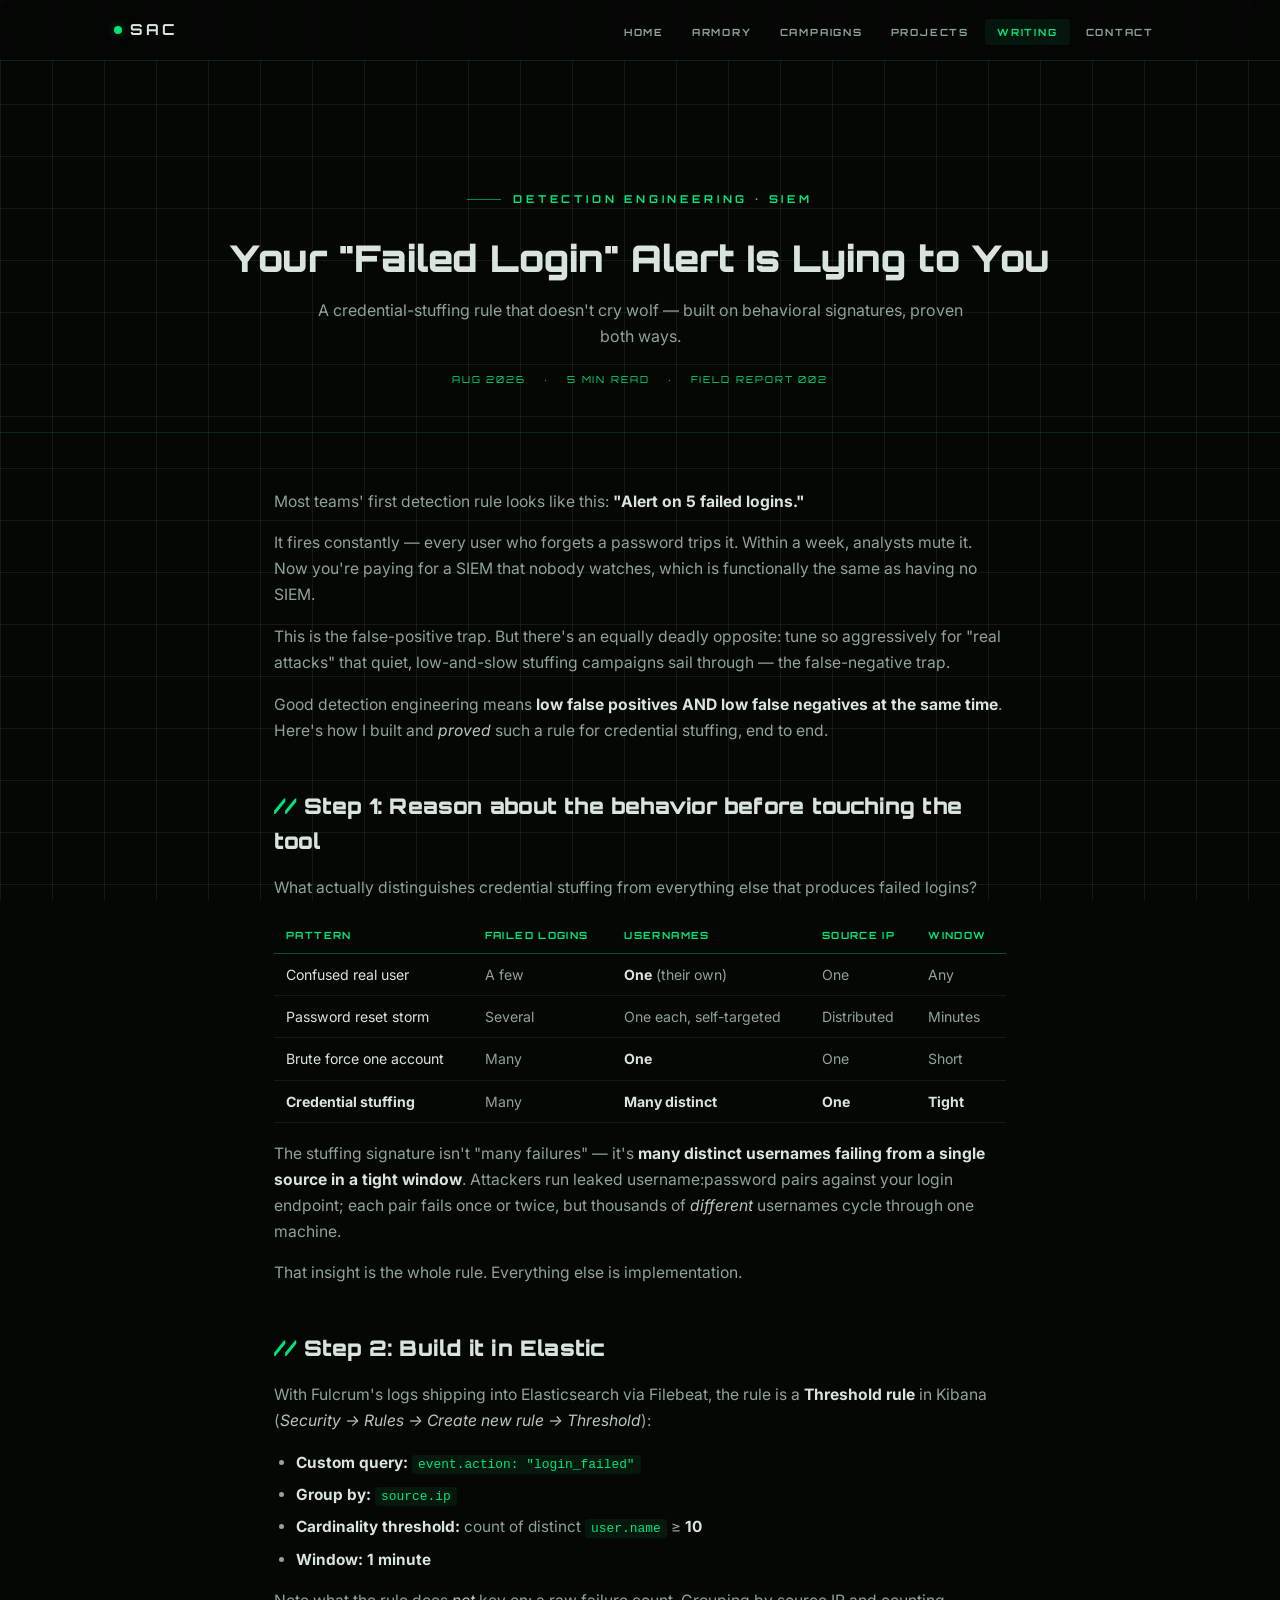
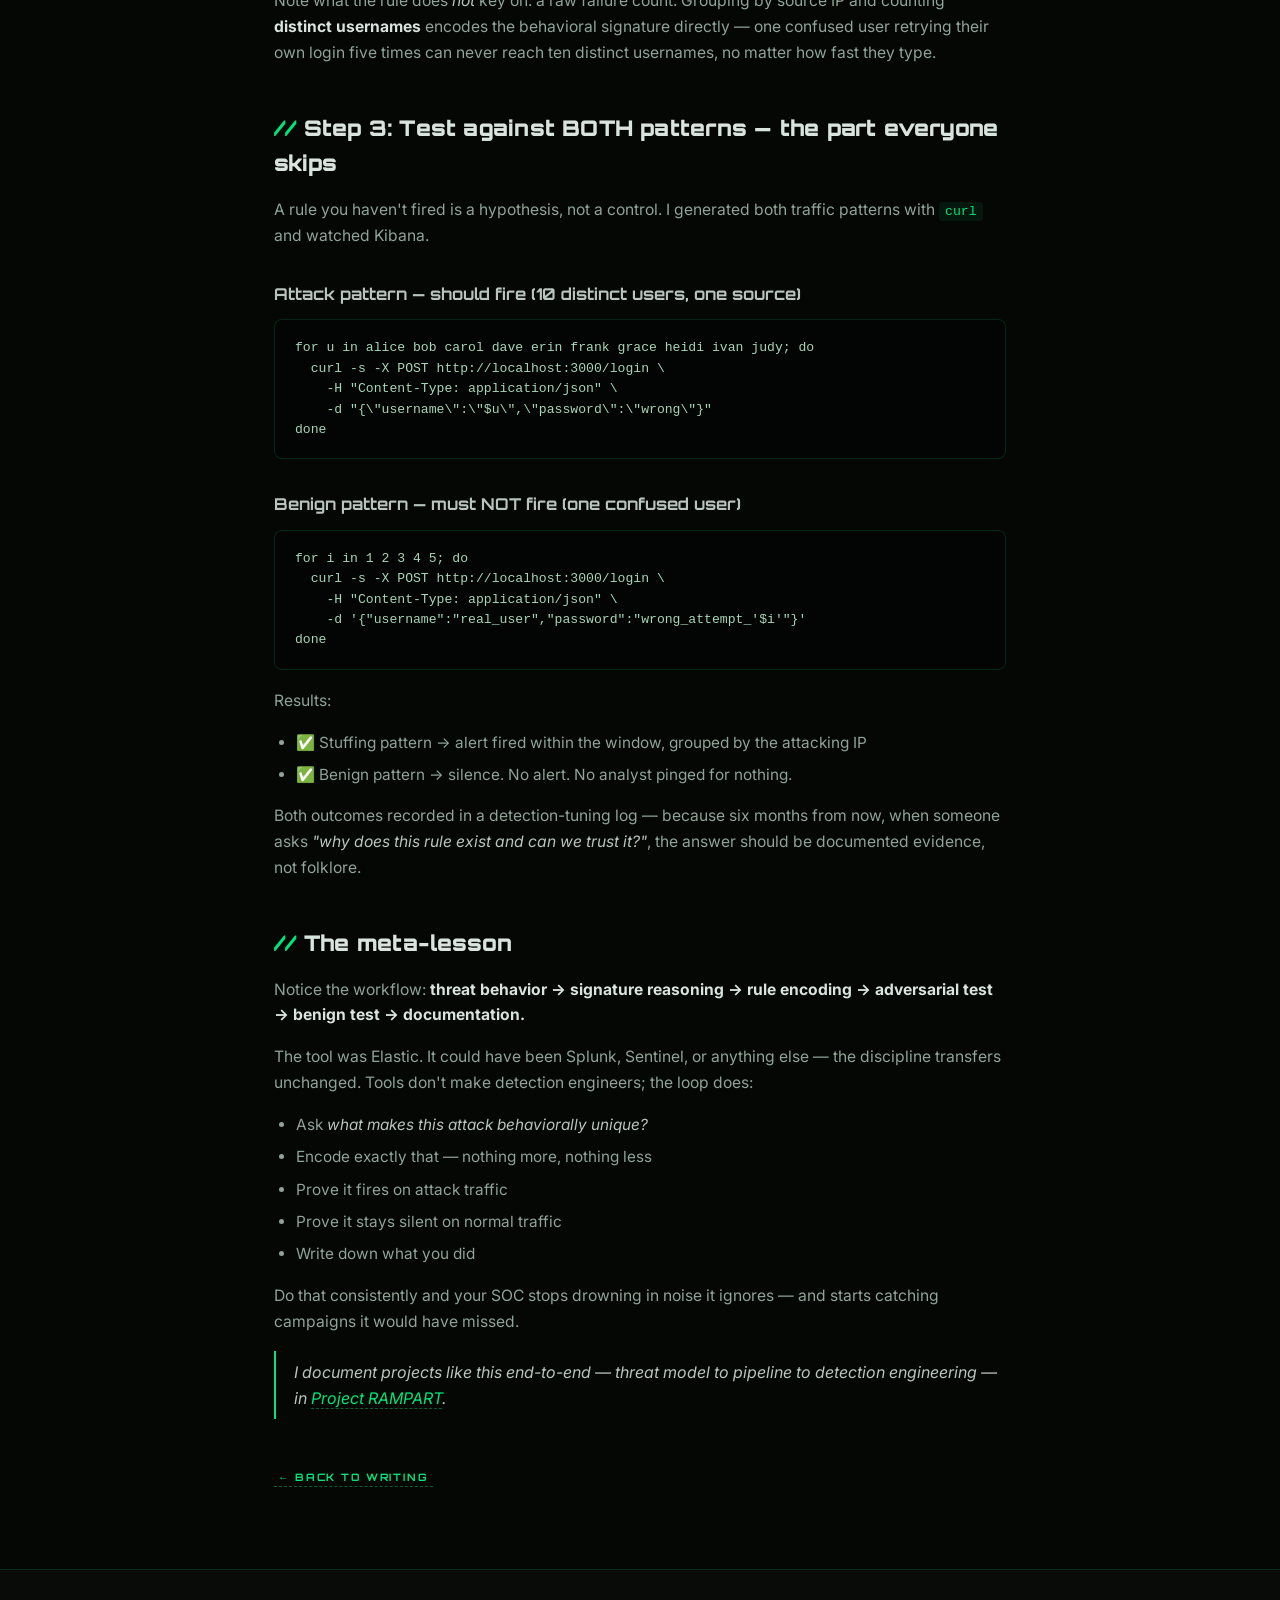
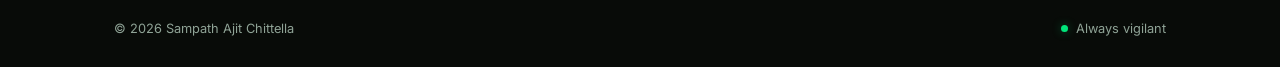
<file: blog/credential-stuffing-detection.html>
<!DOCTYPE html>
<html lang="en">
<head>
<meta charset="UTF-8">
<meta name="viewport" content="width=device-width, initial-scale=1.0">
<title>Your "Failed Login" Alert Is Lying to You | Sampath Ajit Chittella</title>
<meta name="description" content="A credential-stuffing detection rule built on behavioral signatures — tested against attack and benign traffic, proven both ways.">
<link rel="preconnect" href="https://fonts.googleapis.com">
<link rel="preconnect" href="https://fonts.gstatic.com" crossorigin>
<link href="https://fonts.googleapis.com/css2?family=Orbitron:wght@500;700;900&family=Inter:wght@400;500;600&display=swap" rel="stylesheet">
<link rel="stylesheet" href="../style.css">
</head>
<body>

<header class="nav">
  <nav class="container nav-inner">
    <a class="brand" href="../#top"><span class="dot"></span>SAC</a>
    <ul class="nav-links">
      <li><a href="../#top">Home</a></li>
      <li><a href="../#armory">Armory</a></li>
      <li><a href="../#campaigns">Campaigns</a></li>
      <li><a href="../#projects">Projects</a></li>
      <li><a href="./" class="active">Writing</a></li>
      <li><a href="../#contact">Contact</a></li>
    </ul>
  </nav>
</header>

<main>
<section class="post-hero">
  <div class="container">
    <div class="kicker-row"><span class="dash"></span><span class="kicker">Detection Engineering · SIEM</span></div>
    <h1>Your "Failed Login" Alert Is Lying to You</h1>
    <p class="post-sub">A credential-stuffing rule that doesn't cry wolf — built on behavioral signatures, proven both ways.</p>
    <div class="post-meta"><span>Aug 2026</span><span>·</span><span>5 min read</span><span>·</span><span>Field Report 002</span></div>
  </div>
</section>

<article class="prose">
  <p>Most teams' first detection rule looks like this: <strong>"Alert on 5 failed logins."</strong></p>

  <p>It fires constantly — every user who forgets a password trips it. Within a week, analysts mute it. Now you're paying for a SIEM that nobody watches, which is functionally the same as having no SIEM.</p>

  <p>This is the false-positive trap. But there's an equally deadly opposite: tune so aggressively for "real attacks" that quiet, low-and-slow stuffing campaigns sail through — the false-negative trap.</p>

  <p>Good detection engineering means <strong>low false positives AND low false negatives at the same time</strong>. Here's how I built and <em>proved</em> such a rule for credential stuffing, end to end.</p>

  <h2>Step 1: Reason about the behavior before touching the tool</h2>
  <p>What actually distinguishes credential stuffing from everything else that produces failed logins?</p>

  <table>
    <tr><th>Pattern</th><th>Failed logins</th><th>Usernames</th><th>Source IP</th><th>Window</th></tr>
    <tr><td>Confused real user</td><td>A few</td><td><strong>One</strong> (their own)</td><td>One</td><td>Any</td></tr>
    <tr><td>Password reset storm</td><td>Several</td><td>One each, self-targeted</td><td>Distributed</td><td>Minutes</td></tr>
    <tr><td>Brute force one account</td><td>Many</td><td><strong>One</strong></td><td>One</td><td>Short</td></tr>
    <tr><td><strong>Credential stuffing</strong></td><td>Many</td><td><strong>Many distinct</strong></td><td><strong>One</strong></td><td><strong>Tight</strong></td></tr>
  </table>

  <p>The stuffing signature isn't "many failures" — it's <strong>many distinct usernames failing from a single source in a tight window</strong>. Attackers run leaked username:password pairs against your login endpoint; each pair fails once or twice, but thousands of <em>different</em> usernames cycle through one machine.</p>

  <p>That insight is the whole rule. Everything else is implementation.</p>

  <h2>Step 2: Build it in Elastic</h2>
  <p>With Fulcrum's logs shipping into Elasticsearch via Filebeat, the rule is a <strong>Threshold rule</strong> in Kibana (<em>Security → Rules → Create new rule → Threshold</em>):</p>
  <ul>
    <li><strong>Custom query:</strong> <code>event.action: "login_failed"</code></li>
    <li><strong>Group by:</strong> <code>source.ip</code></li>
    <li><strong>Cardinality threshold:</strong> count of distinct <code>user.name</code> ≥ <strong>10</strong></li>
    <li><strong>Window:</strong> <strong>1 minute</strong></li>
  </ul>

  <p>Note what the rule does <em>not</em> key on: a raw failure count. Grouping by source IP and counting <strong>distinct usernames</strong> encodes the behavioral signature directly — one confused user retrying their own login five times can never reach ten distinct usernames, no matter how fast they type.</p>

  <h2>Step 3: Test against BOTH patterns — the part everyone skips</h2>
  <p>A rule you haven't fired is a hypothesis, not a control. I generated both traffic patterns with <code>curl</code> and watched Kibana.</p>

  <h3>Attack pattern — should fire (10 distinct users, one source)</h3>

<pre><code>for u in alice bob carol dave erin frank grace heidi ivan judy; do
  curl -s -X POST http://localhost:3000/login \
    -H "Content-Type: application/json" \
    -d "{\"username\":\"$u\",\"password\":\"wrong\"}"
done</code></pre>

  <h3>Benign pattern — must NOT fire (one confused user)</h3>

<pre><code>for i in 1 2 3 4 5; do
  curl -s -X POST http://localhost:3000/login \
    -H "Content-Type: application/json" \
    -d '{"username":"real_user","password":"wrong_attempt_'$i'"}'
done</code></pre>

  <p>Results:</p>
  <ul>
    <li>✅ Stuffing pattern → alert fired within the window, grouped by the attacking IP</li>
    <li>✅ Benign pattern → silence. No alert. No analyst pinged for nothing.</li>
  </ul>

  <p>Both outcomes recorded in a detection-tuning log — because six months from now, when someone asks <em>"why does this rule exist and can we trust it?"</em>, the answer should be documented evidence, not folklore.</p>

  <h2>The meta-lesson</h2>
  <p>Notice the workflow: <strong>threat behavior → signature reasoning → rule encoding → adversarial test → benign test → documentation.</strong></p>

  <p>The tool was Elastic. It could have been Splunk, Sentinel, or anything else — the discipline transfers unchanged. Tools don't make detection engineers; the loop does:</p>
  <ul>
    <li>Ask <em>what makes this attack behaviorally unique?</em></li>
    <li>Encode exactly that — nothing more, nothing less</li>
    <li>Prove it fires on attack traffic</li>
    <li>Prove it stays silent on normal traffic</li>
    <li>Write down what you did</li>
  </ul>

  <p>Do that consistently and your SOC stops drowning in noise it ignores — and starts catching campaigns it would have missed.</p>

  <blockquote>I document projects like this end-to-end — threat model to pipeline to detection engineering — in <a href="../#projects">Project RAMPART</a>.</blockquote>

  <a class="back-link" href="./">← Back to Writing</a>
</article>
</main>

<footer>
  <div class="container foot-base" style="border-top:none;padding-top:0;">
    <p>© 2026 Sampath Ajit Chittella</p>
    <p class="foot-status"><span class="pulse-dot"></span>Always vigilant</p>
  </div>
</footer>

</body>
</html>
</file>
<file: style.css>
/* ===== DOOM THEME — black & Latverian green ===== */
:root {
  --bg: #050705;
  --bg-alt: #080b08;
  --panel: #0a0f0b;
  --line: rgba(0, 255, 140, .14);
  --line-soft: rgba(255, 255, 255, .07);
  --text: #d9e4dc;
  --muted: #8fa396;
  --green: #00e57a;
  --green-deep: #00a854;
  --silver: #b8c4bd;
  --glow: rgba(0, 229, 122, .35);
  --font-head: "Orbitron", sans-serif;
  --font-body: "Inter", -apple-system, sans-serif;
}

* { margin: 0; padding: 0; box-sizing: border-box; }
html { scroll-behavior: smooth; }

body {
  background: var(--bg);
  color: var(--text);
  font-family: var(--font-body);
  line-height: 1.65;
  -webkit-font-smoothing: antialiased;
}

/* faint hex-grid backdrop */
body::before {
  content: "";
  position: fixed; inset: 0;
  background-image:
    linear-gradient(var(--line-soft) 1px, transparent 1px),
    linear-gradient(90deg, var(--line-soft) 1px, transparent 1px);
  background-size: 52px 52px;
  pointer-events: none; z-index: 0;
}

main, header.nav, footer { position: relative; z-index: 1; }
.container { max-width: 1100px; margin: 0 auto; padding: 0 24px; }

/* ===== NAV ===== */
.nav {
  position: fixed; top: 0; left: 0; right: 0; z-index: 50;
  background: rgba(5, 7, 5, .82);
  backdrop-filter: blur(12px);
  border-bottom: 1px solid var(--line);
}
.nav-inner { height: 60px; display: flex; align-items: center; justify-content: space-between; }
.brand {
  display: flex; align-items: center; gap: 8px;
  font-family: var(--font-head); font-weight: 700; font-size: .95rem;
  letter-spacing: .2em; color: var(--text); text-decoration: none;
}
.dot { width: 8px; height: 8px; border-radius: 50%; background: var(--green); box-shadow: 0 0 10px var(--glow); }
.nav-links { display: flex; gap: 4px; list-style: none; }
.nav-links a {
  font-family: var(--font-head); font-size: .62rem; font-weight: 700;
  letter-spacing: .18em; text-transform: uppercase;
  color: var(--muted); text-decoration: none;
  padding: 7px 12px; border-radius: 3px;
  transition: color .2s, background .2s;
}
.nav-links a:hover, .nav-links a.active { color: var(--green); background: rgba(0, 229, 122, .07); }
@media (max-width: 800px) { .nav-links { display: none; } }

/* ===== HERO ===== */
.hero { position: relative; min-height: 100vh; display: flex; align-items: center; overflow: hidden; padding: 120px 0 80px; }
.glow { position: absolute; border-radius: 50%; filter: blur(90px); pointer-events: none; }
.glow-left { width: 420px; height: 420px; left: -160px; top: 25%; background: radial-gradient(circle, rgba(0,229,122,.09), transparent 70%); }
.glow-right { width: 360px; height: 360px; right: -140px; bottom: 10%; background: radial-gradient(circle, rgba(0,168,84,.08), transparent 70%); }

.hero-grid { display: grid; grid-template-columns: 1.15fr .85fr; gap: 48px; align-items: center; width: 100%; }
.kicker-row { display: flex; align-items: center; gap: 12px; margin-bottom: 26px; }
.dash { width: 34px; height: 1px; background: var(--green); opacity: .6; }
.kicker {
  font-family: var(--font-head); font-size: .68rem; font-weight: 700;
  letter-spacing: .35em; text-transform: uppercase; color: var(--green);
}
.hero-name { font-family: var(--font-head); font-weight: 900; line-height: .98; letter-spacing: -.01em; margin-bottom: 16px; }
.hero-name span { display: block; font-size: clamp(2.6rem, 6.5vw, 4.4rem); }
.name-white { color: var(--text); }
.name-green {
  background: linear-gradient(90deg, var(--green) 0%, var(--green-deep) 55%, var(--green) 100%);
  -webkit-background-clip: text; background-clip: text; -webkit-text-fill-color: transparent;
  filter: drop-shadow(0 0 22px var(--glow));
}
.hero-sub {
  font-family: var(--font-head); font-size: .78rem; letter-spacing: .22em;
  text-transform: uppercase; color: var(--muted); margin-bottom: 20px;
}
.hero-tagline { color: var(--muted); max-width: 520px; margin-bottom: 22px; font-size: 1.02rem; }
.green { color: var(--green); font-weight: 600; }

.doom-quote {
  border-left: 2px solid var(--green);
  padding: 6px 0 6px 16px;
  color: var(--silver); font-style: italic;
  max-width: 480px; margin-bottom: 30px; font-size: .95rem;
}
.doom-quote cite { display: block; font-style: normal; font-family: var(--font-head); font-size: .62rem; letter-spacing: .2em; text-transform: uppercase; color: var(--green); margin-top: 6px; }
.doom-quote.sm { margin-bottom: 0; font-size: .88rem; }
.doom-quote.center { border-left: none; padding-left: 0; text-align: center; margin: 0 auto 28px; }

.cta-row { display: flex; gap: 14px; flex-wrap: wrap; }
.cta-row.center { justify-content: center; }
.btn {
  display: inline-flex; align-items: center; gap: 8px;
  font-family: var(--font-head); font-size: .66rem; font-weight: 700;
  letter-spacing: .16em; text-transform: uppercase;
  padding: 14px 26px; text-decoration: none;
  transition: all .25s ease;
}
.arr { transition: transform .2s; }
.btn:hover .arr { transform: translateX(4px); }
.btn-solid {
  color: #03130a; background: var(--green);
  box-shadow: 0 0 28px var(--glow);
}
.btn-solid:hover { box-shadow: 0 0 44px var(--glow); transform: translateY(-2px); }
.btn-line { color: var(--green); border: 1px solid rgba(0,229,122,.45); background: rgba(0,229,122,.06); }
.btn-line:hover { background: rgba(0,229,122,.13); transform: translateY(-2px); }

.hero-chips { display: flex; gap: 10px; flex-wrap: wrap; margin-top: 38px; }
.chip {
  font-family: var(--font-head); font-size: .58rem; font-weight: 700;
  letter-spacing: .2em; text-transform: uppercase;
  color: var(--green); border: 1px solid rgba(0,229,122,.25);
  background: rgba(0,229,122,.05); padding: 7px 14px; border-radius: 3px;
}

/* floating cards */
.hero-cards { position: relative; height: 380px; display: none; }
@media (min-width: 980px) { .hero-cards { display: block; } }
.float-card {
  position: absolute; width: 230px;
  background: rgba(10, 15, 11, .85);
  border: 1px solid rgba(0,229,122,.28);
  border-radius: 10px; padding: 18px;
  backdrop-filter: blur(8px);
  box-shadow: 0 0 34px rgba(0,229,122,.12);
}
.fc1 { left: 4%; top: 2%; transform: rotate(-3deg); z-index: 3; animation: bob 7s ease-in-out infinite; }
.fc2 { left: 32%; top: 32%; transform: rotate(2deg); z-index: 2; animation: bob 8s ease-in-out infinite reverse; }
.fc3 { left: 12%; top: 64%; transform: rotate(-1.5deg); z-index: 1; animation: bob 9s ease-in-out infinite; }
@keyframes bob { 0%,100% { translate: 0 0; } 50% { translate: 0 -10px; } }
.fc-head { display: flex; align-items: center; gap: 8px; margin-bottom: 10px; }
.fc-dot { width: 6px; height: 6px; border-radius: 50%; background: var(--green); box-shadow: 0 0 8px var(--glow); }
.fc-label { font-family: var(--font-head); font-size: .56rem; font-weight: 700; letter-spacing: .22em; text-transform: uppercase; color: var(--green); }
.fc-title { font-family: var(--font-head); font-size: .92rem; font-weight: 700; color: var(--text); line-height: 1.3; }
.fc-sub { color: var(--muted); font-size: .72rem; margin: 3px 0 10px; }
.fc-tags { display: flex; gap: 5px; flex-wrap: wrap; }
.fc-tags span {
  font-size: .58rem; letter-spacing: .06em; text-transform: uppercase;
  color: var(--green); border: 1px solid rgba(0,229,122,.22);
  background: rgba(0,229,122,.08); padding: 2px 7px; border-radius: 3px;
}

.scroll-hint {
  position: absolute; bottom: 26px; left: 50%; transform: translateX(-50%);
  display: flex; flex-direction: column; align-items: center; gap: 8px;
}
.scroll-hint span { font-family: var(--font-head); font-size: .55rem; letter-spacing: .3em; text-transform: uppercase; color: var(--muted); opacity: .5; }
.scroll-hint i { width: 1px; height: 34px; background: linear-gradient(to bottom, var(--green), transparent); }

/* ===== STATS BAND ===== */
.stats-band { border-top: 1px solid var(--line); border-bottom: 1px solid var(--line); background: rgba(0,229,122,.025); }
.stats-grid { display: grid; grid-template-columns: repeat(4, 1fr); gap: 24px; padding: 34px 24px; }
.stat-cell { text-align: center; }
.stat-num { font-family: var(--font-head); font-size: 1.9rem; font-weight: 900; color: var(--green); text-shadow: 0 0 18px var(--glow); }
.stat-label { font-size: .68rem; letter-spacing: .18em; text-transform: uppercase; color: var(--muted); margin-top: 4px; }
@media (max-width: 720px) { .stats-grid { grid-template-columns: repeat(2, 1fr); } }

/* ===== SECTIONS ===== */
.section { padding: 96px 0; position: relative; }
.section-alt { background: var(--bg-alt); border-top: 1px solid var(--line); border-bottom: 1px solid var(--line); }
.sec-head { margin-bottom: 44px; }
.sec-kicker {
  font-family: var(--font-head); font-size: .64rem; font-weight: 700;
  letter-spacing: .28em; text-transform: uppercase; color: var(--green); margin-bottom: 10px;
}
.sec-kicker.center { text-align: center; }
h2 { font-family: var(--font-head); font-size: clamp(1.8rem, 4vw, 2.6rem); font-weight: 900; letter-spacing: .01em; margin-bottom: 18px; }
.sec-head .doom-quote.sm { max-width: 560px; }

/* ===== ARMORY ===== */
.armory { background: radial-gradient(ellipse 70% 40% at 50% 0%, rgba(0,229,122,.05), transparent), var(--bg); }
.core-stack {
  border: 1px solid rgba(0,229,122,.35);
  background: linear-gradient(135deg, rgba(0,229,122,.07), rgba(0,168,84,.03));
  border-radius: 12px; padding: 26px 28px; margin-bottom: 26px;
  box-shadow: 0 0 44px rgba(0,229,122,.08);
}
.core-label { font-family: var(--font-head); font-size: .62rem; font-weight: 700; letter-spacing: .26em; text-transform: uppercase; color: var(--green); margin-bottom: 16px; }
.core-chips { display: flex; flex-wrap: wrap; gap: 10px; }
.core-chip {
  font-family: var(--font-head); font-size: .74rem; font-weight: 700;
  letter-spacing: .08em; color: #04170c;
  background: var(--green); padding: 9px 18px; border-radius: 4px;
  box-shadow: 0 0 16px rgba(0,229,122,.3);
}

.armory-grid { display: grid; grid-template-columns: repeat(auto-fit, minmax(300px, 1fr)); gap: 16px; }
.arm-panel {
  background: var(--panel);
  border: 1px solid var(--line);
  border-radius: 10px; padding: 22px 24px;
  transition: border-color .25s, box-shadow .25s, transform .25s;
}
.arm-panel:hover {
  border-color: rgba(0,229,122,.5);
  box-shadow: 0 0 30px rgba(0,229,122,.12);
  transform: translateY(-3px);
}
.arm-panel h4 {
  font-family: var(--font-head); font-size: .78rem; font-weight: 700;
  letter-spacing: .16em; text-transform: uppercase; color: var(--green);
  margin-bottom: 14px;
}
.tags { display: flex; flex-wrap: wrap; gap: 7px; }
.tags span {
  font-size: .76rem; color: var(--text);
  border: 1px solid var(--line-soft); background: rgba(255,255,255,.03);
  padding: 5px 11px; border-radius: 4px;
  transition: border-color .2s, color .2s;
}
.tags span:hover { border-color: rgba(0,229,122,.5); color: var(--green); }

/* ===== CAMPAIGNS ===== */
.job {
  background: var(--panel);
  border: 1px solid var(--line);
  border-left: 3px solid var(--green);
  border-radius: 10px; padding: 26px 30px; margin-bottom: 22px;
}
.job-head { margin-bottom: 14px; position: relative; }
.job h3 { font-family: var(--font-head); font-size: 1.08rem; font-weight: 700; }
.job-meta { display: block; font-size: .8rem; color: var(--muted); margin-top: 5px; letter-spacing: .04em; }
.chapter {
  position: absolute; right: 0; top: 2px;
  font-family: var(--font-head); font-size: .58rem; font-weight: 700;
  letter-spacing: .22em; text-transform: uppercase; color: var(--green);
  border: 1px solid rgba(0,229,122,.3); padding: 4px 10px; border-radius: 999px;
}
.job ul { list-style: none; }
.job li { color: var(--muted); padding-left: 22px; position: relative; margin-bottom: 9px; font-size: .94rem; }
.job li::before { content: "▸"; position: absolute; left: 0; color: var(--green); }
.job li strong { color: var(--text); }

/* ===== PROJECTS ===== */
.project-card {
  background: var(--panel);
  border: 1px solid var(--line);
  border-radius: 14px; padding: 36px;
}
.project-card.featured {
  border-color: rgba(0,229,122,.4);
  box-shadow: 0 0 60px rgba(0,229,122,.07);
}
.project-head { display: flex; align-items: center; gap: 14px; margin-bottom: 12px; }
.project-head h3 { font-family: var(--font-head); font-size: 1.4rem; font-weight: 900; }
.pill {
  font-family: var(--font-head); font-size: .58rem; font-weight: 700;
  letter-spacing: .2em; text-transform: uppercase;
  color: var(--green); background: rgba(0,229,122,.1);
  border: 1px solid rgba(0,229,122,.35); padding: 5px 13px; border-radius: 999px;
}
.project-sub { color: var(--text); font-size: 1.02rem; margin-bottom: 24px; max-width: 760px; }
.project-card > p { color: var(--muted); margin-bottom: 22px; max-width: 800px; }
.project-stats { display: grid; grid-template-columns: repeat(auto-fit, minmax(140px, 1fr)); gap: 14px; margin-bottom: 26px; }
.project-stats div { background: var(--bg); border: 1px solid var(--line); border-radius: 8px; padding: 14px 16px; }
.project-stats strong { display: block; font-family: var(--font-head); color: var(--green); font-size: 1.5rem; font-weight: 900; text-shadow: 0 0 14px var(--glow); }
.project-stats span { color: var(--muted); font-size: .78rem; }
.rampart-grid { display: grid; grid-template-columns: repeat(auto-fit, minmax(280px, 1fr)); gap: 14px; }
.rampart-item { background: var(--bg); border: 1px solid var(--line); border-radius: 8px; padding: 18px 20px; }
.rampart-item h4 { font-family: var(--font-head); color: var(--green); font-size: .8rem; letter-spacing: .1em; text-transform: uppercase; margin-bottom: 7px; }
.rampart-item p { color: var(--muted); font-size: .87rem; }

/* ===== ATTACK STRIP ===== */
.attack-strip {
  padding: 76px 0;
  text-align: center;
  background: linear-gradient(180deg, var(--bg) 0%, rgba(0,168,84,.06) 50%, var(--bg) 100%);
  border-top: 1px solid var(--line);
  border-bottom: 1px solid var(--line);
}
.line-q {
  font-family: var(--font-head); font-size: .95rem; font-weight: 500;
  letter-spacing: .22em; color: var(--muted); margin-bottom: 14px;
}
.line-a {
  font-family: var(--font-head); font-size: clamp(1.5rem, 4vw, 2.6rem);
  font-weight: 900; letter-spacing: .04em; color: var(--silver);
}
.line-a span {
  color: var(--green);
  text-shadow: 0 0 26px var(--glow);
}
.line-cite {
  margin-top: 18px;
  font-family: var(--font-head); font-size: .58rem; font-weight: 700;
  letter-spacing: .24em; text-transform: uppercase; color: var(--muted); opacity: .7;
}

/* ===== CREDENTIALS ===== */
.cred-grid { display: grid; grid-template-columns: repeat(auto-fit, minmax(300px, 1fr)); gap: 16px; }
.cred-block { background: var(--panel); border: 1px solid var(--line); border-radius: 10px; padding: 26px 28px; }
.cred-block h4 { font-family: var(--font-head); color: var(--green); font-size: .78rem; letter-spacing: .16em; text-transform: uppercase; margin-bottom: 14px; }
.cert-list { list-style: none; }
.cert-list li { color: var(--muted); padding: 7px 0 7px 24px; position: relative; border-bottom: 1px dashed var(--line-soft); font-size: .93rem; }
.cert-list li:last-child { border-bottom: none; }
.cert-list li::before { content: "✓"; position: absolute; left: 0; color: var(--green); }
.degree { color: var(--text); font-weight: 600; font-size: 1.08rem; margin-bottom: 4px; }
.school { color: var(--muted); font-size: .93rem; }

/* ===== CONTACT ===== */
.contact { padding-top: 40px; }
.contact-panel {
  background: linear-gradient(135deg, var(--panel) 0%, rgba(0,168,84,.08) 60%, var(--panel) 100%);
  border: 1px solid rgba(0,229,122,.3);
  border-radius: 16px; padding: 64px 36px; text-align: center;
  box-shadow: 0 0 70px rgba(0,229,122,.06);
}
.contact-panel h2 { margin-bottom: 22px; }
.contact-panel .doom-quote { display: inline-block; }

/* ===== FOOTER ===== */
footer { border-top: 1px solid var(--line); background: var(--bg-alt); padding: 48px 0 28px; }
.foot-grid { display: grid; grid-template-columns: 2fr 1fr 1fr; gap: 32px; margin-bottom: 36px; }
.foot-brand { display: flex; align-items: center; gap: 8px; font-family: var(--font-head); font-weight: 700; letter-spacing: .2em; margin-bottom: 10px; }
.foot-tag { color: var(--muted); font-size: .86rem; max-width: 280px; }
.foot-rank {
  margin-top: 10px;
  font-family: var(--font-head); font-size: .62rem; font-weight: 700;
  letter-spacing: .24em; text-transform: uppercase; color: var(--green);
  text-shadow: 0 0 12px var(--glow);
}
.foot-col { font-family: var(--font-head); font-size: .62rem; letter-spacing: .22em; text-transform: uppercase; color: var(--muted); margin-bottom: 12px; }
footer a { display: block; color: var(--muted); text-decoration: none; font-size: .9rem; margin-bottom: 8px; transition: color .2s; }
footer a:hover { color: var(--green); }
.foot-base { border-top: 1px solid var(--line-soft); padding-top: 22px; display: flex; justify-content: space-between; align-items: center; flex-wrap: wrap; gap: 12px; }
.foot-base p { color: var(--muted); font-size: .8rem; }
.foot-status { display: flex; align-items: center; gap: 8px; }
.pulse-dot { width: 7px; height: 7px; border-radius: 50%; background: var(--green); box-shadow: 0 0 10px var(--glow); animation: pulse 2s infinite; }
@keyframes pulse { 0%,100% { opacity: 1; } 50% { opacity: .35; } }

/* ===== BLOG ===== */
.writing-grid { display: grid; grid-template-columns: repeat(auto-fit, minmax(300px, 1fr)); gap: 16px; margin-bottom: 26px; }
.blog-card {
  display: flex; flex-direction: column;
  background: var(--panel); border: 1px solid var(--line);
  border-radius: 10px; padding: 24px 26px; text-decoration: none;
  transition: border-color .25s, box-shadow .25s, transform .25s;
}
.blog-card:hover { border-color: rgba(0,229,122,.5); box-shadow: 0 0 30px rgba(0,229,122,.12); transform: translateY(-3px); }
.blog-card .fc-label { margin-bottom: 10px; }
.blog-card h3 { font-family: var(--font-head); font-size: 1rem; font-weight: 700; color: var(--text); line-height: 1.4; margin-bottom: 8px; transition: color .2s; }
.blog-card:hover h3 { color: var(--green); }
.blog-card p { color: var(--muted); font-size: .88rem; margin-bottom: 14px; }
.blog-meta { margin-top: auto; font-family: var(--font-head); font-size: .58rem; letter-spacing: .18em; text-transform: uppercase; color: var(--green); opacity: .75; }

/* article pages */
.post-hero { padding: 130px 0 44px; border-bottom: 1px solid var(--line); text-align: center; }
.post-hero .kicker-row { justify-content: center; }
.post-hero h1 { font-family: var(--font-head); font-size: clamp(1.5rem, 3.6vw, 2.3rem); font-weight: 900; line-height: 1.25; max-width: 860px; margin: 0 auto 16px; }
.post-hero .post-sub { color: var(--muted); max-width: 680px; margin: 0 auto; font-size: 1rem; }
.post-meta { display: flex; justify-content: center; gap: 18px; margin-top: 22px; font-family: var(--font-head); font-size: .6rem; letter-spacing: .2em; text-transform: uppercase; color: var(--green); }

.prose { max-width: 780px; margin: 0 auto; padding: 56px 24px 80px; }
.prose h2 { font-size: 1.35rem; margin: 44px 0 16px; }
.prose h2::before { content: "// "; color: var(--green); }
.prose h3 { font-family: var(--font-head); font-size: 1.02rem; margin: 32px 0 12px; color: var(--silver); }
.prose p { color: var(--muted); margin-bottom: 16px; font-size: .98rem; }
.prose ul { margin: 0 0 16px 22px; color: var(--muted); font-size: .96rem; }
.prose ul li { margin-bottom: 7px; }
.prose strong { color: var(--text); }
.prose em { color: var(--silver); }
.prose a { color: var(--green); text-decoration: none; border-bottom: 1px dashed rgba(0,229,122,.4); }
.prose a:hover { border-bottom-style: solid; }
.prose blockquote {
  border-left: 2px solid var(--green); padding: 8px 0 8px 18px;
  margin: 0 0 16px; color: var(--silver); font-style: italic;
}
.prose pre {
  background: #020503; border: 1px solid var(--line);
  border-radius: 8px; padding: 18px 20px; overflow-x: auto;
  margin: 0 0 18px; line-height: 1.55;
}
.prose pre code { font-family: "SF Mono", Menlo, Consolas, monospace; font-size: .82rem; color: #a8d5b8; }
.prose code { font-family: "SF Mono", Menlo, Consolas, monospace; font-size: .84em; color: var(--green); background: rgba(0,229,122,.08); padding: 2px 6px; border-radius: 3px; }
.prose pre code { background: none; padding: 0; }
.prose table { width: 100%; border-collapse: collapse; margin: 0 0 18px; font-size: .88rem; }
.prose th { font-family: var(--font-head); font-size: .62rem; letter-spacing: .14em; text-transform: uppercase; color: var(--green); text-align: left; padding: 10px 12px; border-bottom: 1px solid rgba(0,229,122,.35); }
.prose td { color: var(--muted); padding: 9px 12px; border-bottom: 1px solid var(--line-soft); }
.prose td:first-child { color: var(--text); }
.back-link {
  display: inline-block; margin: 34px auto 0; padding: 0 4px;
  font-family: var(--font-head); font-size: .64rem; font-weight: 700;
  letter-spacing: .18em; text-transform: uppercase; color: var(--green); text-decoration: none;
}
.back-link:hover { text-shadow: 0 0 12px var(--glow); }

@media (max-width: 720px) {
  .section { padding: 64px 0; }
  .project-card { padding: 24px 20px; }
  .job { padding: 20px 18px; }
  .chapter { position: static; display: inline-block; margin-top: 10px; }
}
</file>
